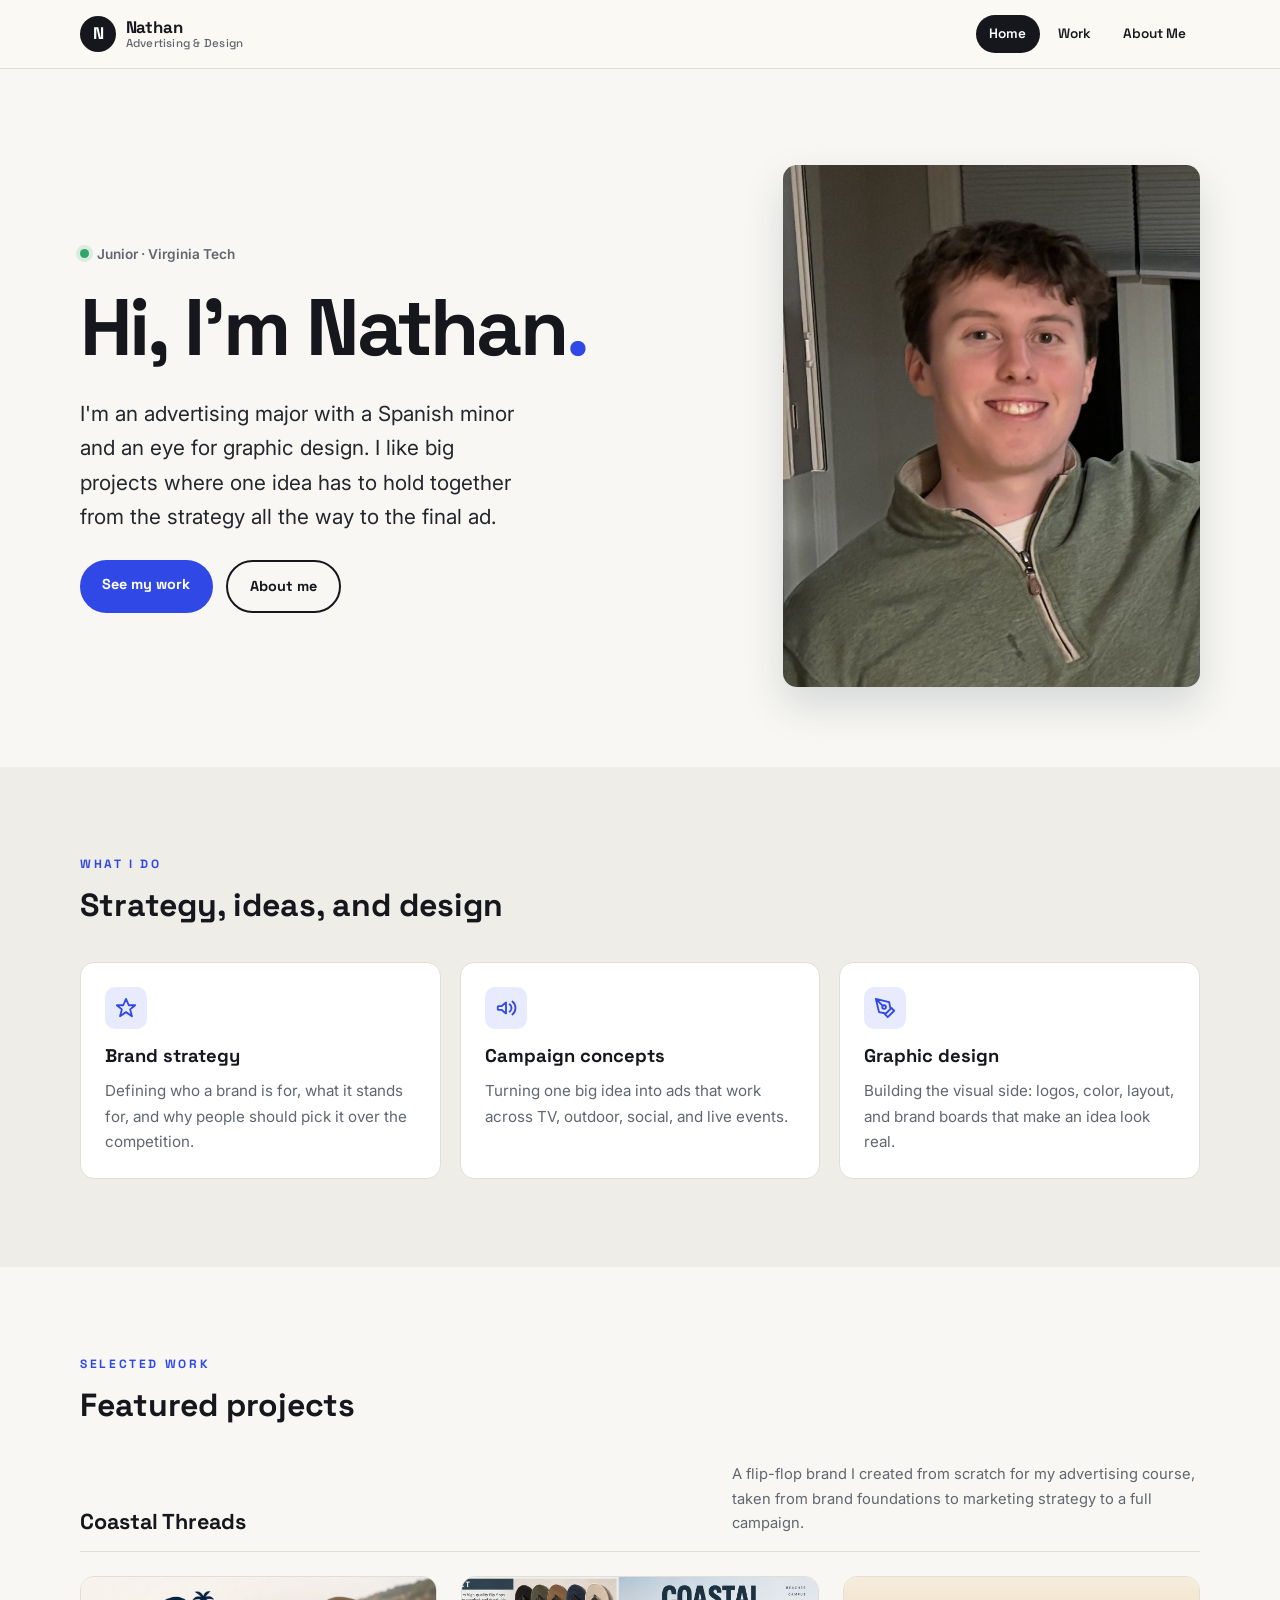
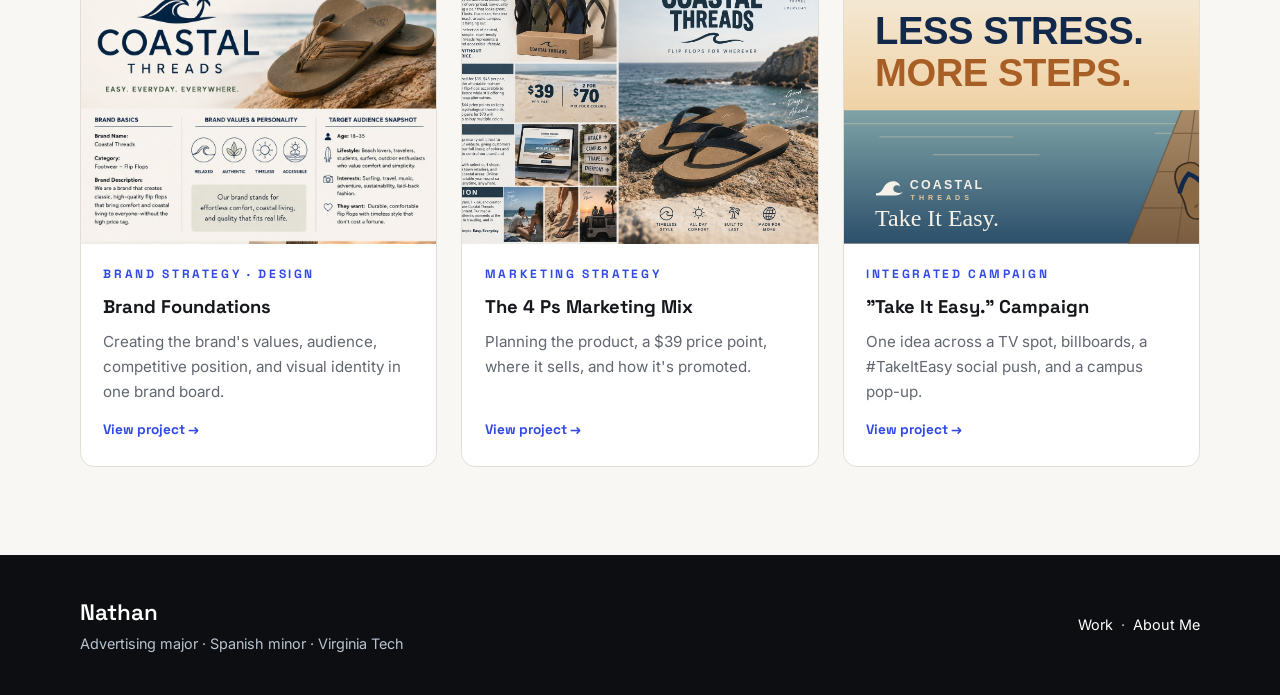
<file: index.html>
<!DOCTYPE html>
<html lang="en">
<head>
<meta charset="utf-8">
<meta name="viewport" content="width=device-width, initial-scale=1">
<title>Home | Nathan, Advertising Portfolio</title>
<meta name="description" content="Nathan, an advertising major and Spanish minor at Virginia Tech. Portfolio of brand strategy, campaign and design work.">
<link rel="preconnect" href="https://fonts.googleapis.com">
<link rel="preconnect" href="https://fonts.gstatic.com" crossorigin>
<link href="https://fonts.googleapis.com/css2?family=Inter:wght@400;500;600;700&family=Space+Grotesk:wght@500;600;700&display=swap" rel="stylesheet">
<link rel="stylesheet" href="styles.css">
</head>
<body>
<header class="site-header">
  <nav class="wrap nav" aria-label="Main">
    <a class="brand" href="index.html"><span class="mono">N</span><span class="brand-text">Nathan<small>Advertising &amp; Design</small></span></a>
    <button class="nav-toggle" aria-label="Open menu" aria-expanded="false" aria-controls="nav-links">
      <svg viewBox="0 0 24 24" fill="none" stroke="currentColor" stroke-width="2" stroke-linecap="round"><path d="M4 7h16M4 12h16M4 17h16"/></svg>
    </button>
    <ul class="nav-links" id="nav-links">
<li><a href="index.html" aria-current="page">Home</a></li>
<li><a href="index.html#work">Work</a></li>
<li><a href="about.html">About Me</a></li>
    </ul>
  </nav>
</header>
<main>

<section class="intro">
  <div class="wrap intro-grid">
    <div>
      <span class="avail">Junior &middot; Virginia Tech</span>
      <h1>Hi, I'm Nathan<span class="accent">.</span></h1>
      <p class="lead">I'm an advertising major with a Spanish minor and an eye for graphic design. I like big projects where one idea has to hold together from the strategy all the way to the final ad.</p>
      <div class="btn-row">
        <a class="btn" href="#work">See my work</a>
        <a class="btn ghost" href="about.html">About me</a>
      </div>
    </div>
    <div class="portrait"><img src="./nathan.jpg" alt="Photo of Nathan"></div>
  </div>
</section>

<section class="section-alt">
  <div class="wrap">
    <div class="section-head">
      <span class="eyebrow">What I do</span>
      <h2>Strategy, ideas, and design</h2>
    </div>
    <div class="skills">
      <div class="skill"><div class="ico"><svg viewBox="0 0 24 24" fill="none" stroke="currentColor" stroke-width="2" stroke-linecap="round" stroke-linejoin="round"><path d="M12 2l3 7h7l-5.5 4.5L18.5 21 12 16.5 5.5 21l2-7.5L2 9h7z"/></svg></div><h3>Brand strategy</h3><p>Defining who a brand is for, what it stands for, and why people should pick it over the competition.</p></div>
      <div class="skill"><div class="ico"><svg viewBox="0 0 24 24" fill="none" stroke="currentColor" stroke-width="2" stroke-linecap="round" stroke-linejoin="round"><path d="M3 11v2a1 1 0 001 1h3l5 4V6L7 10H4a1 1 0 00-1 1zM16 8a5 5 0 010 8M19 5a9 9 0 010 14"/></svg></div><h3>Campaign concepts</h3><p>Turning one big idea into ads that work across TV, outdoor, social, and live events.</p></div>
      <div class="skill"><div class="ico"><svg viewBox="0 0 24 24" fill="none" stroke="currentColor" stroke-width="2" stroke-linecap="round" stroke-linejoin="round"><path d="M12 19l7-7 3 3-7 7-3-3zM18 13l-1.5-7.5L2 2l3.5 14.5L13 18l5-5zM2 2l7.6 7.6"/><circle cx="11" cy="11" r="2"/></svg></div><h3>Graphic design</h3><p>Building the visual side: logos, color, layout, and brand boards that make an idea look real.</p></div>
    </div>
  </div>
</section>

<section id="work">
  <div class="wrap">
    <div class="section-head">
      <span class="eyebrow">Selected work</span>
      <h2>Featured projects</h2>
    </div>
    <div class="project-group">
      <h3>Coastal Threads</h3>
      <p>A flip-flop brand I created from scratch for my advertising course, taken from brand foundations to marketing strategy to a full campaign.</p>
    </div>
    <div class="cards">
      <a class="card" href="lab1.html">
        <div class="card-img"><img src="./lab1-brand-board.jpg" alt="Coastal Threads brand board" style="object-position:top"></div>
        <div class="card-body"><span class="eyebrow">Brand strategy &middot; Design</span><h3>Brand Foundations</h3>
          <p>Creating the brand's values, audience, competitive position, and visual identity in one brand board.</p>
          <span class="card-link">View project &rarr;</span></div>
      </a>
      <a class="card" href="lab2.html">
        <div class="card-img"><img src="./lab2-4ps.jpg" alt="Coastal Threads 4 Ps marketing mix" style="object-position:right center"></div>
        <div class="card-body"><span class="eyebrow">Marketing strategy</span><h3>The 4 Ps Marketing Mix</h3>
          <p>Planning the product, a $39 price point, where it sells, and how it's promoted.</p>
          <span class="card-link">View project &rarr;</span></div>
      </a>
      <a class="card" href="lab6.html">
        <div class="card-img"><svg preserveAspectRatio="xMinYMid slice" viewBox="0 0 1200 600" role="img" aria-label="Billboard concept: a pair of Coastal Threads flip-flops on a wooden dock over the water at sunset, with the headline Less Stress. More Steps. and the tagline Take It Easy." xmlns="http://www.w3.org/2000/svg">
  <defs>
    <linearGradient id="sky" x1="0" y1="0" x2="0" y2="1">
      <stop offset="0" stop-color="#f5ecdc"/><stop offset=".55" stop-color="#efcf9f"/><stop offset="1" stop-color="#e2a467"/>
    </linearGradient>
    <linearGradient id="sea" x1="0" y1="0" x2="0" y2="1">
      <stop offset="0" stop-color="#7fa3a6"/><stop offset="1" stop-color="#2c4f6b"/>
    </linearGradient>
    <linearGradient id="dock" x1="0" y1="0" x2="0" y2="1">
      <stop offset="0" stop-color="#a98b68"/><stop offset="1" stop-color="#7a5d40"/>
    </linearGradient>
    <g id="ff">
      <path d="M0-95C32-95 40-62 38-30 36 2 27 22 29 52 31 84 19 100 0 100-19 100-31 84-29 52-27 22-36 2-38-30-40-62-32-95 0-95Z" fill="#8a6a45"/>
      <path d="M0-95C32-95 40-62 38-30 36 2 27 22 29 52 31 84 19 100 0 100-19 100-31 84-29 52-27 22-36 2-38-30-40-62-32-95 0-95Z" fill="none" stroke="#3b2c1d" stroke-width="5"/>
      <path d="M-34-5Q-20-40 0-58Q20-40 34-5" fill="none" stroke="#13294b" stroke-width="13" stroke-linecap="round"/>
      <path d="M-9 62c4-9 10-13 16-11-4 1-6 5-4 9-4-2-8-1-12 2z" fill="#5e4630"/>
    </g>
  </defs>
  <rect width="1200" height="600" fill="url(#sky)"/>
  <circle cx="930" cy="300" r="70" fill="#f7e2b8" opacity=".9"/>
  <rect y="300" width="1200" height="300" fill="url(#sea)"/>
  <path d="M0 330h1200M80 360h300M700 352h420M200 400h240M820 410h260" stroke="#e8d2ad" stroke-width="3" opacity=".35"/>
  <path d="M640 600L760 300h60L980 600Z" fill="url(#dock)"/>
  <path d="M760 300l-120 300M790 300l-40 300M820 300l160 300M705 438h205M672 520h258M740 352h108" stroke="#5f4630" stroke-width="3" opacity=".55"/>
  <g transform="translate(785 480) rotate(-14) scale(.85 .66)"><use href="#ff"/></g>
  <g transform="translate(868 492) rotate(10) scale(.85 .66)"><use href="#ff"/></g>
  <g font-family="Montserrat, Arial, sans-serif" fill="#13294b">
    <text x="70" y="150" font-size="86" font-weight="800" letter-spacing="-1">LESS STRESS.</text>
    <text x="70" y="245" font-size="86" font-weight="800" letter-spacing="-1" fill="#a85f26">MORE STEPS.</text>
  </g>
  <g transform="translate(70 455)">
    <path d="M2 32c8 0 12-4 16-11 5-9 12-16 23-16 9 0 15 6 15 12-4-4-11-4-14 1-3 6 1 12 9 13 4 .5 8-.5 11-2-3 5-10 8-17 8H2z" fill="#f5f1e8"/>
    <text x="78" y="22" font-family="Montserrat, Arial, sans-serif" font-weight="800" font-size="28" letter-spacing="5" fill="#f5f1e8">COASTAL</text>
    <text x="80" y="48" font-family="Montserrat, Arial, sans-serif" font-weight="600" font-size="16" letter-spacing="9" fill="#e3c79d">THREADS</text>
  </g>
  <text x="70" y="560" font-family="Caveat, cursive" font-size="54" fill="#f5f1e8">Take It Easy.</text>
</svg></div>
        <div class="card-body"><span class="eyebrow">Integrated campaign</span><h3>"Take It Easy." Campaign</h3>
          <p>One idea across a TV spot, billboards, a #TakeItEasy social push, and a campus pop-up.</p>
          <span class="card-link">View project &rarr;</span></div>
      </a>
    </div>
  </div>
</section>

</main>
<footer class="site-footer">
  <div class="wrap">
    <div><span class="footer-cta">Nathan</span><br>Advertising major &middot; Spanish minor &middot; Virginia Tech</div>
    <div><a href="index.html#work">Work</a> &nbsp;&middot;&nbsp; <a href="about.html">About Me</a></div>
  </div>
</footer>
<script>
  const t = document.querySelector('.nav-toggle'), l = document.getElementById('nav-links');
  t.addEventListener('click', () => { const o = l.classList.toggle('open'); t.setAttribute('aria-expanded', o); });
</script>
</body>
</html>
</file>
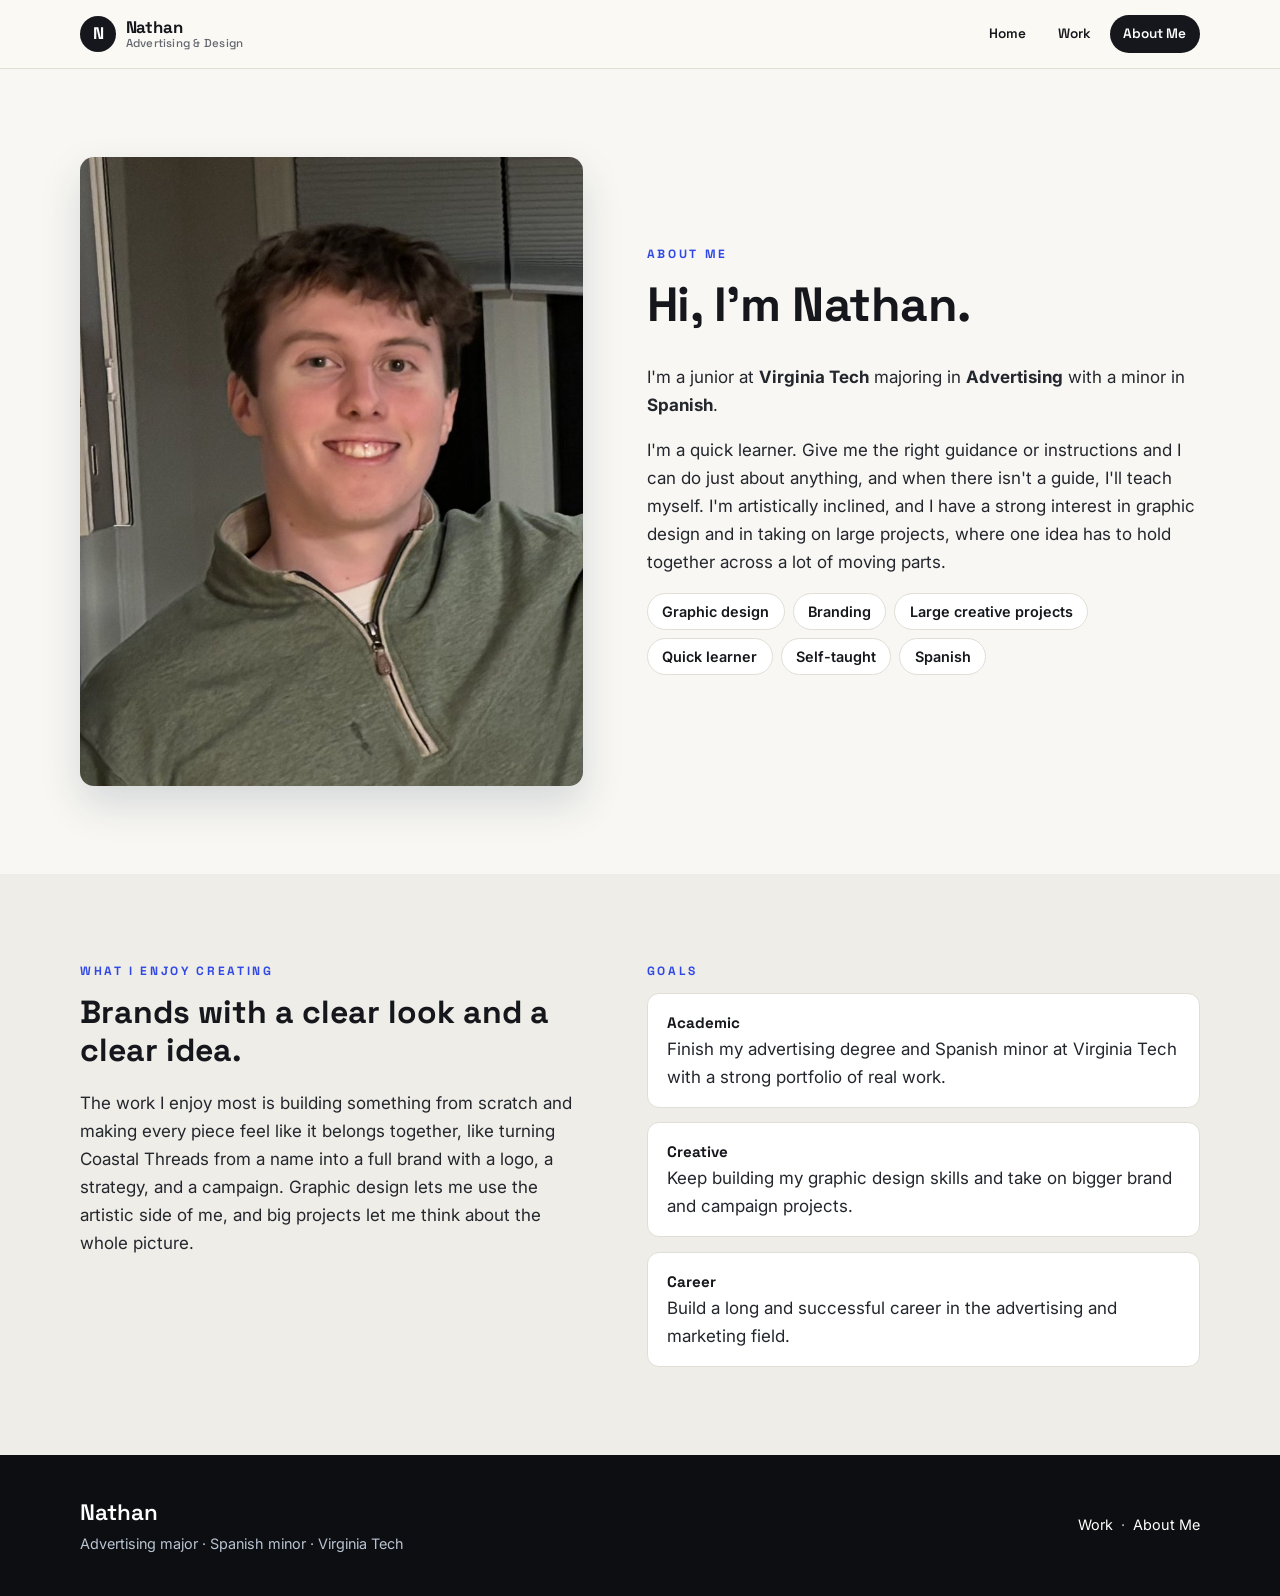
<file: about.html>
<!DOCTYPE html>
<html lang="en">
<head>
<meta charset="utf-8">
<meta name="viewport" content="width=device-width, initial-scale=1">
<title>About Me | Nathan, Advertising Portfolio</title>
<meta name="description" content="About Nathan: advertising major at Virginia Tech.">
<link rel="preconnect" href="https://fonts.googleapis.com">
<link rel="preconnect" href="https://fonts.gstatic.com" crossorigin>
<link href="https://fonts.googleapis.com/css2?family=Inter:wght@400;500;600;700&family=Space+Grotesk:wght@500;600;700&display=swap" rel="stylesheet">
<link rel="stylesheet" href="styles.css">
</head>
<body>
<header class="site-header">
  <nav class="wrap nav" aria-label="Main">
    <a class="brand" href="index.html"><span class="mono">N</span><span class="brand-text">Nathan<small>Advertising &amp; Design</small></span></a>
    <button class="nav-toggle" aria-label="Open menu" aria-expanded="false" aria-controls="nav-links">
      <svg viewBox="0 0 24 24" fill="none" stroke="currentColor" stroke-width="2" stroke-linecap="round"><path d="M4 7h16M4 12h16M4 17h16"/></svg>
    </button>
    <ul class="nav-links" id="nav-links">
<li><a href="index.html">Home</a></li>
<li><a href="index.html#work">Work</a></li>
<li><a href="about.html" aria-current="page">About Me</a></li>
    </ul>
  </nav>
</header>
<main>

<section>
  <div class="wrap split">
    <div class="portrait"><img src="./nathan.jpg" alt="Photo of Nathan"></div>
    <div>
      <span class="eyebrow">About me</span>
      <h1 style="font-size:clamp(2rem,4.5vw,3rem)">Hi, I'm Nathan.</h1>
      <p>I'm a junior at <strong>Virginia Tech</strong> majoring in <strong>Advertising</strong> with a minor in <strong>Spanish</strong>.</p>
      <p>I'm a quick learner. Give me the right guidance or instructions and I can do just about anything, and when there isn't a guide, I'll teach myself. I'm artistically inclined, and I have a strong interest in graphic design and in taking on large projects, where one idea has to hold together across a lot of moving parts.</p>
      <ul class="chips">
        <li>Graphic design</li><li>Branding</li><li>Large creative projects</li><li>Quick learner</li><li>Self-taught</li><li>Spanish</li>
      </ul>
    </div>
  </div>
</section>

<section class="section-alt">
  <div class="wrap split" style="align-items:start">
    <div>
      <span class="eyebrow">What I enjoy creating</span>
      <h2>Brands with a clear look and a clear idea.</h2>
      <p>The work I enjoy most is building something from scratch and making every piece feel like it belongs together, like turning Coastal Threads from a name into a full brand with a logo, a strategy, and a campaign. Graphic design lets me use the artistic side of me, and big projects let me think about the whole picture.</p>
    </div>
    <div>
      <span class="eyebrow">Goals</span>
      <ul class="goal-list">
        <li><strong>Academic</strong>Finish my advertising degree and Spanish minor at Virginia Tech with a strong portfolio of real work.</li>
        <li><strong>Creative</strong>Keep building my graphic design skills and take on bigger brand and campaign projects.</li>
        <li><strong>Career</strong>Build a long and successful career in the advertising and marketing field.</li>
      </ul>
    </div>
  </div>
</section>

</main>
<footer class="site-footer">
  <div class="wrap">
    <div><span class="footer-cta">Nathan</span><br>Advertising major &middot; Spanish minor &middot; Virginia Tech</div>
    <div><a href="index.html#work">Work</a> &nbsp;&middot;&nbsp; <a href="about.html">About Me</a></div>
  </div>
</footer>
<script>
  const t = document.querySelector('.nav-toggle'), l = document.getElementById('nav-links');
  t.addEventListener('click', () => { const o = l.classList.toggle('open'); t.setAttribute('aria-expanded', o); });
</script>
</body>
</html>
</file>
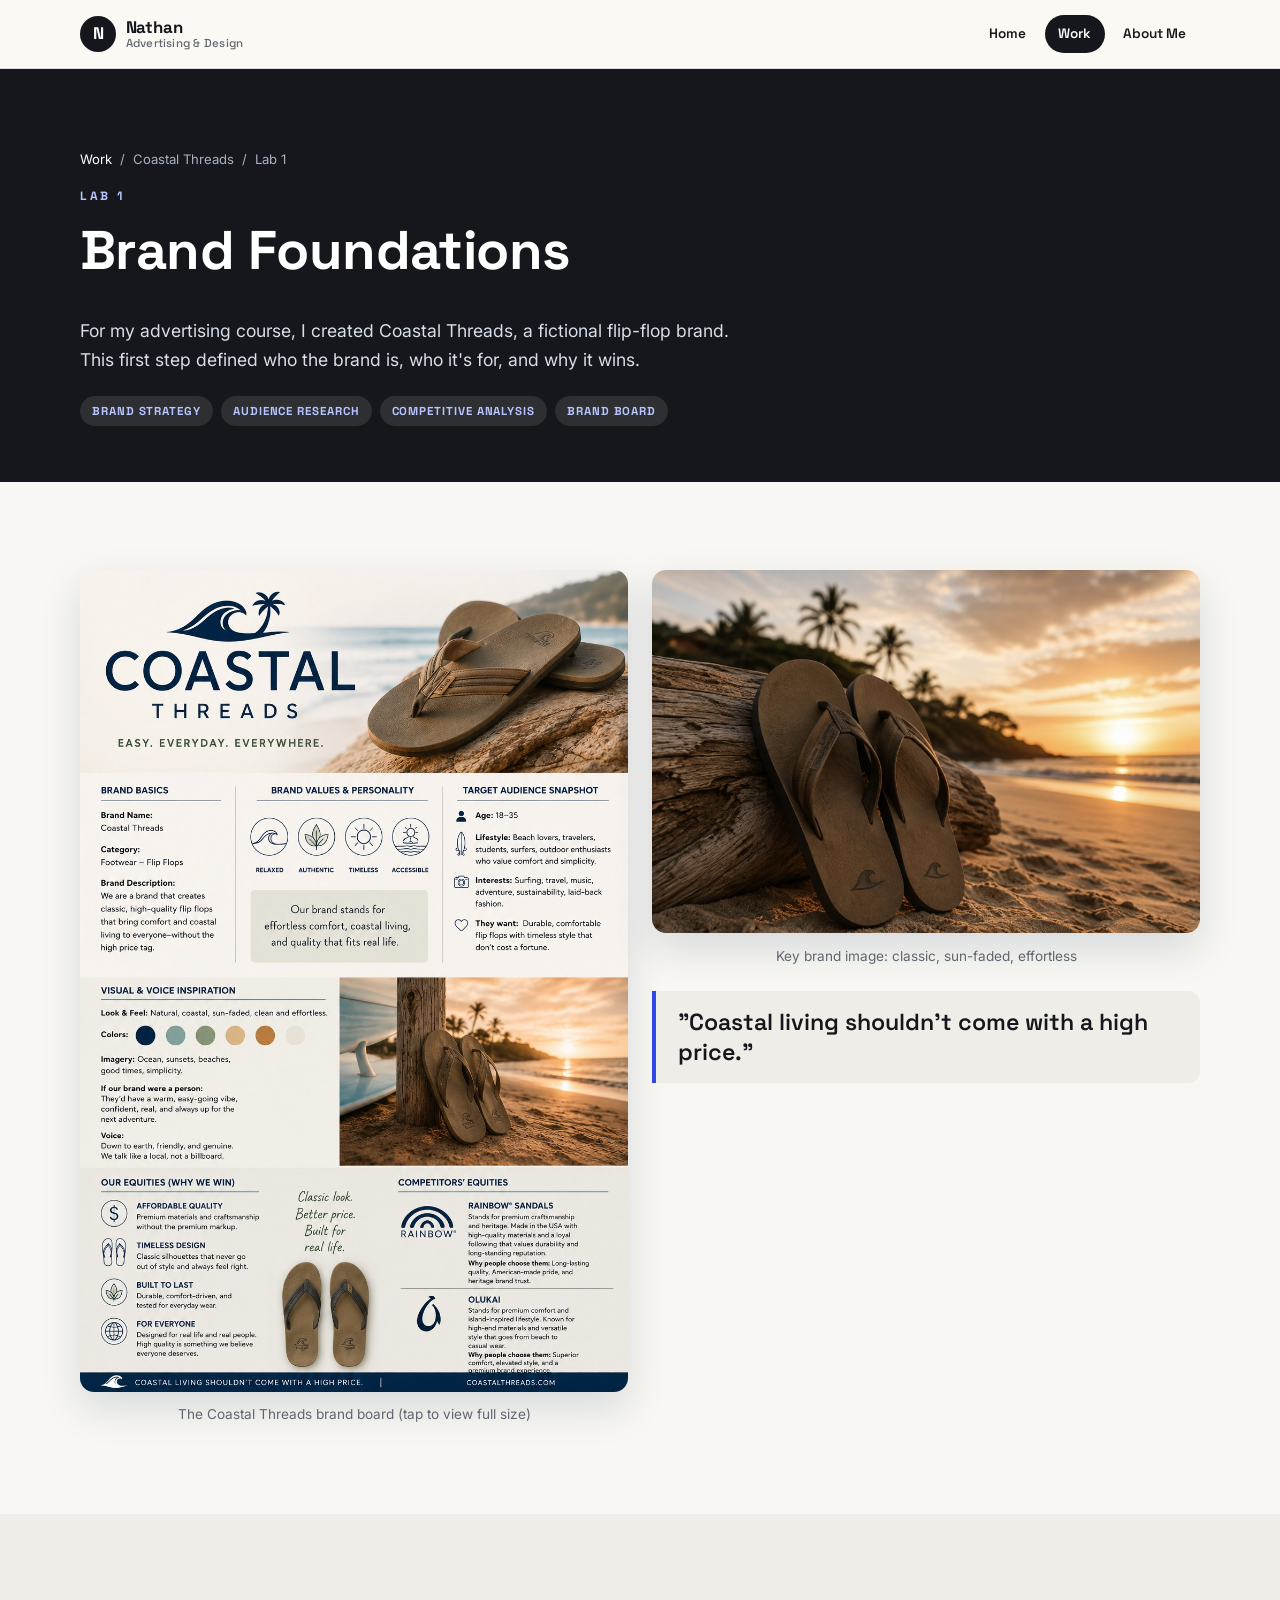
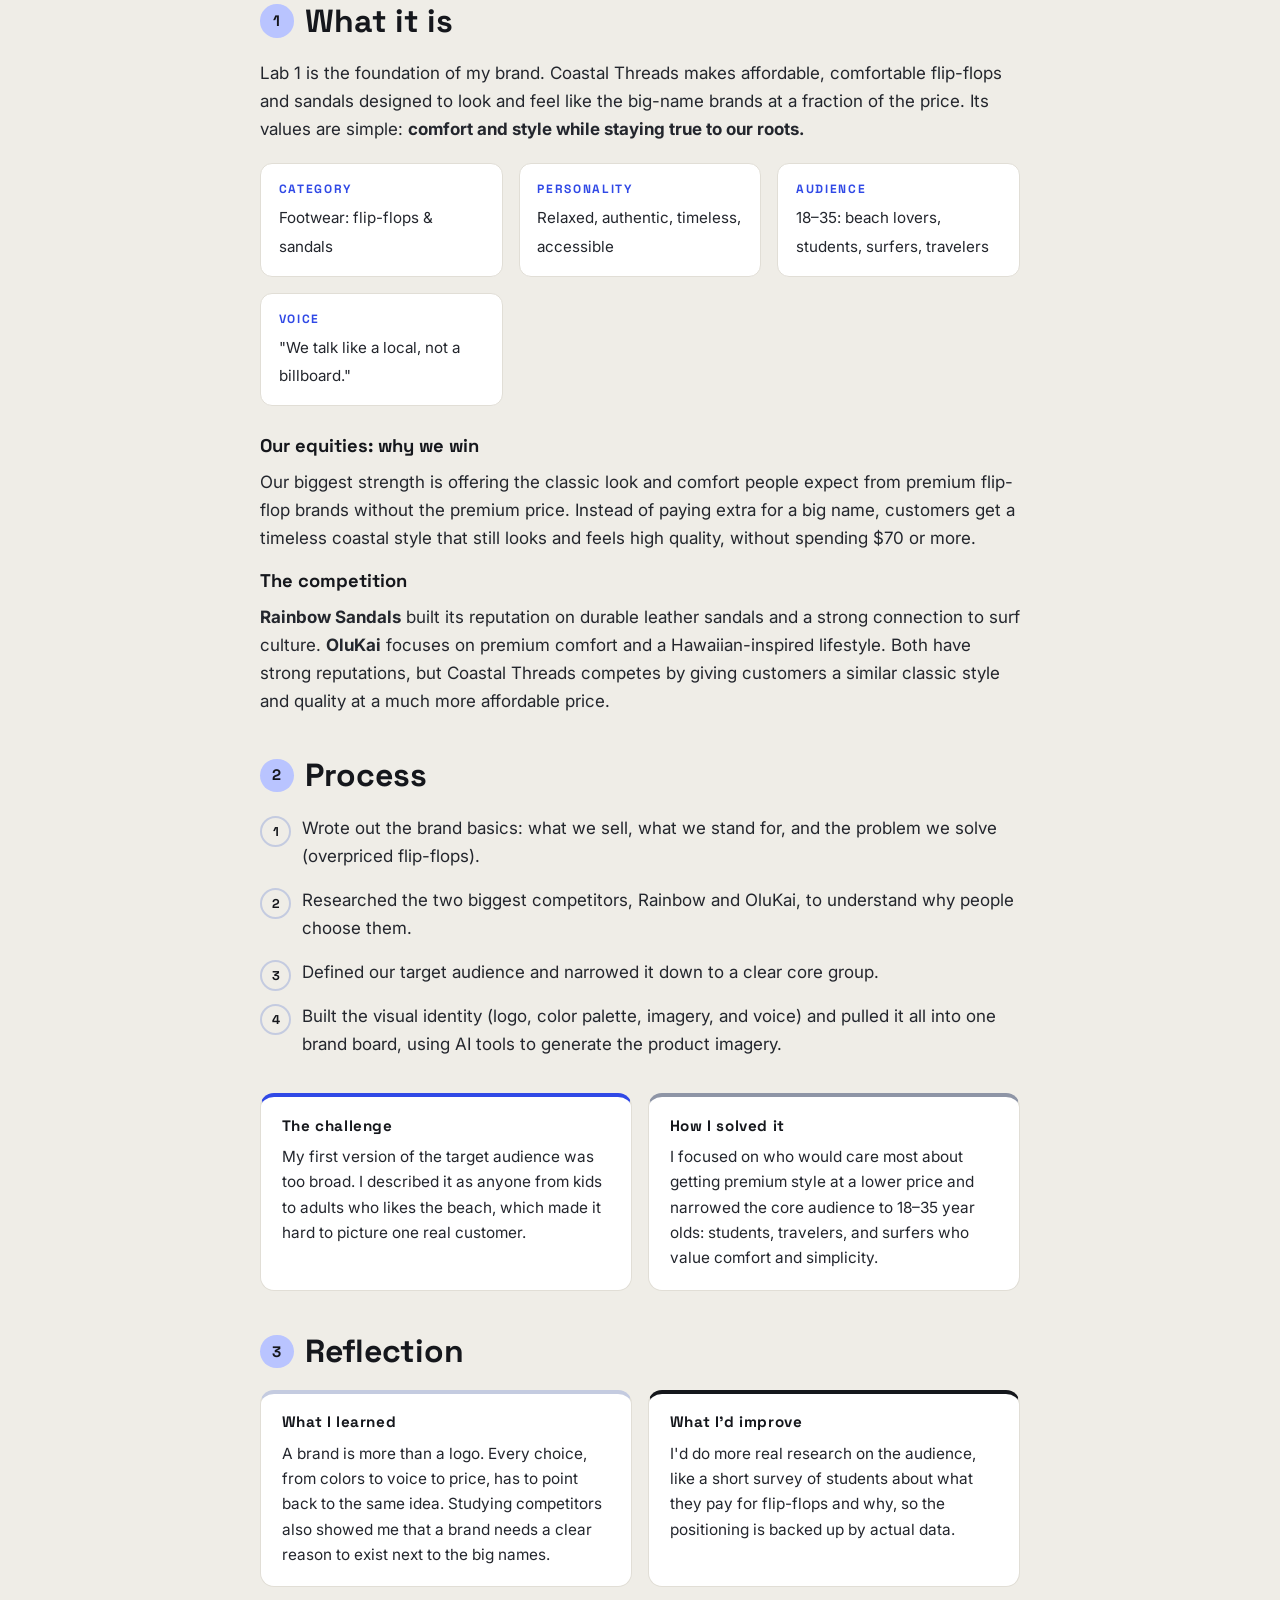
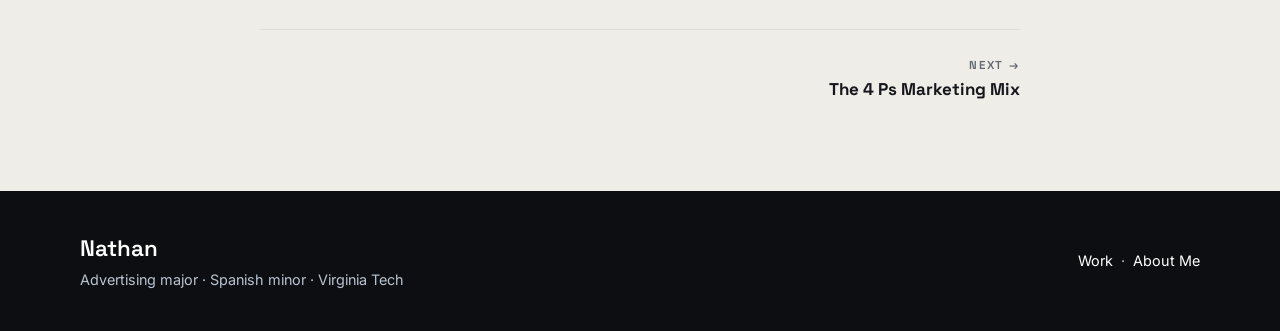
<file: lab1.html>
<!DOCTYPE html>
<html lang="en">
<head>
<meta charset="utf-8">
<meta name="viewport" content="width=device-width, initial-scale=1">
<title>Brand Foundations | Nathan, Advertising Portfolio</title>
<meta name="description" content="Portfolio Lab 1: building the Coastal Threads brand.">
<link rel="preconnect" href="https://fonts.googleapis.com">
<link rel="preconnect" href="https://fonts.gstatic.com" crossorigin>
<link href="https://fonts.googleapis.com/css2?family=Inter:wght@400;500;600;700&family=Space+Grotesk:wght@500;600;700&display=swap" rel="stylesheet">
<link rel="stylesheet" href="styles.css">
</head>
<body>
<header class="site-header">
  <nav class="wrap nav" aria-label="Main">
    <a class="brand" href="index.html"><span class="mono">N</span><span class="brand-text">Nathan<small>Advertising &amp; Design</small></span></a>
    <button class="nav-toggle" aria-label="Open menu" aria-expanded="false" aria-controls="nav-links">
      <svg viewBox="0 0 24 24" fill="none" stroke="currentColor" stroke-width="2" stroke-linecap="round"><path d="M4 7h16M4 12h16M4 17h16"/></svg>
    </button>
    <ul class="nav-links" id="nav-links">
<li><a href="index.html">Home</a></li>
<li><a href="index.html#work" aria-current="page">Work</a></li>
<li><a href="about.html">About Me</a></li>
    </ul>
  </nav>
</header>
<main>
<header class="page-hero">
  <div class="wrap"><div class="crumbs"><a href="index.html#work">Work</a> &nbsp;/&nbsp; Coastal Threads &nbsp;/&nbsp; Lab 1</div><span class="eyebrow">Lab 1</span><h1>Brand Foundations</h1><p>For my advertising course, I created Coastal Threads, a fictional flip-flop brand. This first step defined who the brand is, who it's for, and why it wins.</p><div class="meta"><span class="tag">Brand strategy</span><span class="tag">Audience research</span><span class="tag">Competitive analysis</span><span class="tag">Brand board</span></div></div>
</header>
<section>
  <div class="wrap">
    <div class="figure-grid">
      <figure class="figure"><a href="./lab1-brand-board.jpg" target="_blank" rel="noopener"><img src="./lab1-brand-board.jpg" alt="Coastal Threads brand board with logo, brand basics, values, target audience, visual and voice inspiration, equities, and competitor equities"></a>
        <figcaption>The Coastal Threads brand board (tap to view full size)</figcaption></figure>
      <div>
        <figure class="figure"><a href="./lab1-sunset.jpg" target="_blank" rel="noopener"><img src="./lab1-sunset.jpg" alt="Brown leather flip-flops with the Coastal Threads wave logo on driftwood at a beach sunset"></a>
          <figcaption>Key brand image: classic, sun-faded, effortless</figcaption></figure>
        <blockquote class="pull">"Coastal living shouldn't come with a high price."</blockquote>
      </div>
    </div>
  </div>
</section>

<section class="section-alt">
  <div class="wrap content">
    <div class="block">
      <h2><span class="num">1</span>What it is</h2>
      <p>Lab 1 is the foundation of my brand. Coastal Threads makes affordable, comfortable flip-flops and sandals designed to look and feel like the big-name brands at a fraction of the price. Its values are simple: <strong>comfort and style while staying true to our roots.</strong></p>
      <div class="facts">
        <div class="fact"><strong>Category</strong><span>Footwear: flip-flops &amp; sandals</span></div>
        <div class="fact"><strong>Personality</strong><span>Relaxed, authentic, timeless, accessible</span></div>
        <div class="fact"><strong>Audience</strong><span>18&ndash;35: beach lovers, students, surfers, travelers</span></div>
        <div class="fact"><strong>Voice</strong><span>"We talk like a local, not a billboard."</span></div>
      </div>
      <h3 style="margin-top:1.8rem">Our equities: why we win</h3>
      <p>Our biggest strength is offering the classic look and comfort people expect from premium flip-flop brands without the premium price. Instead of paying extra for a big name, customers get a timeless coastal style that still looks and feels high quality, without spending $70 or more.</p>
      <h3>The competition</h3>
      <p><strong>Rainbow Sandals</strong> built its reputation on durable leather sandals and a strong connection to surf culture. <strong>OluKai</strong> focuses on premium comfort and a Hawaiian-inspired lifestyle. Both have strong reputations, but Coastal Threads competes by giving customers a similar classic style and quality at a much more affordable price.</p>
    </div>

<div class="block">
  <h2><span class="num">2</span>Process</h2>
  <ol class="steps"><li>Wrote out the brand basics: what we sell, what we stand for, and the problem we solve (overpriced flip-flops).</li><li>Researched the two biggest competitors, Rainbow and OluKai, to understand why people choose them.</li><li>Defined our target audience and narrowed it down to a clear core group.</li><li>Built the visual identity (logo, color palette, imagery, and voice) and pulled it all into one brand board, using AI tools to generate the product imagery.</li></ol>
  <div class="panel-row">
    <div class="panel challenge"><h3>The challenge</h3><p>My first version of the target audience was too broad. I described it as anyone from kids to adults who likes the beach, which made it hard to picture one real customer.</p></div>
    <div class="panel solution"><h3>How I solved it</h3><p>I focused on who would care most about getting premium style at a lower price and narrowed the core audience to 18&ndash;35 year olds: students, travelers, and surfers who value comfort and simplicity.</p></div>
  </div>
</div>
<div class="block">
  <h2><span class="num">3</span>Reflection</h2>
  <div class="panel-row">
    <div class="panel learned"><h3>What I learned</h3><p>A brand is more than a logo. Every choice, from colors to voice to price, has to point back to the same idea. Studying competitors also showed me that a brand needs a clear reason to exist next to the big names.</p></div>
    <div class="panel improve"><h3>What I'd improve</h3><p>I'd do more real research on the audience, like a short survey of students about what they pay for flip-flops and why, so the positioning is backed up by actual data.</p></div>
  </div>
</div>
    <nav class="pager" aria-label="Projects"><a class="next" href="lab2.html"><span>Next &rarr;</span>The 4 Ps Marketing Mix</a></nav>
  </div>
</section>

</main>
<footer class="site-footer">
  <div class="wrap">
    <div><span class="footer-cta">Nathan</span><br>Advertising major &middot; Spanish minor &middot; Virginia Tech</div>
    <div><a href="index.html#work">Work</a> &nbsp;&middot;&nbsp; <a href="about.html">About Me</a></div>
  </div>
</footer>
<script>
  const t = document.querySelector('.nav-toggle'), l = document.getElementById('nav-links');
  t.addEventListener('click', () => { const o = l.classList.toggle('open'); t.setAttribute('aria-expanded', o); });
</script>
</body>
</html>
</file>
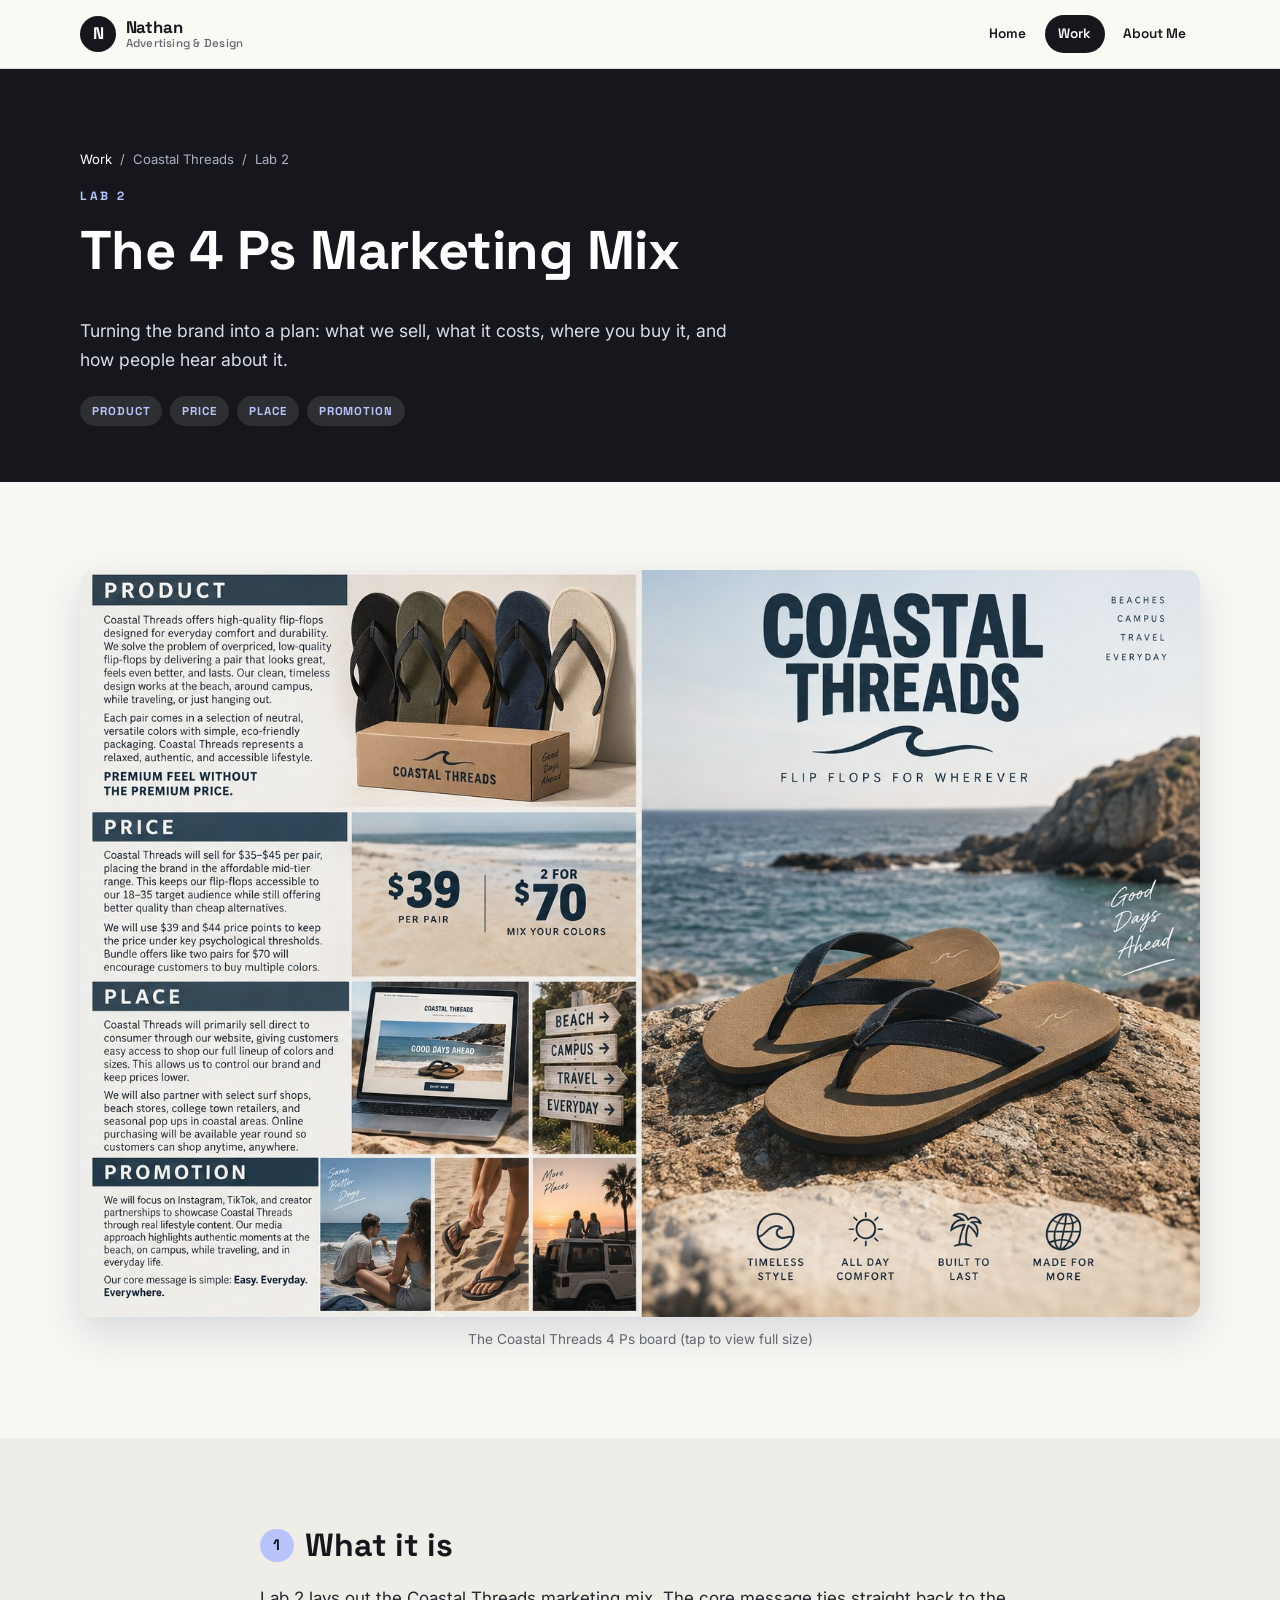
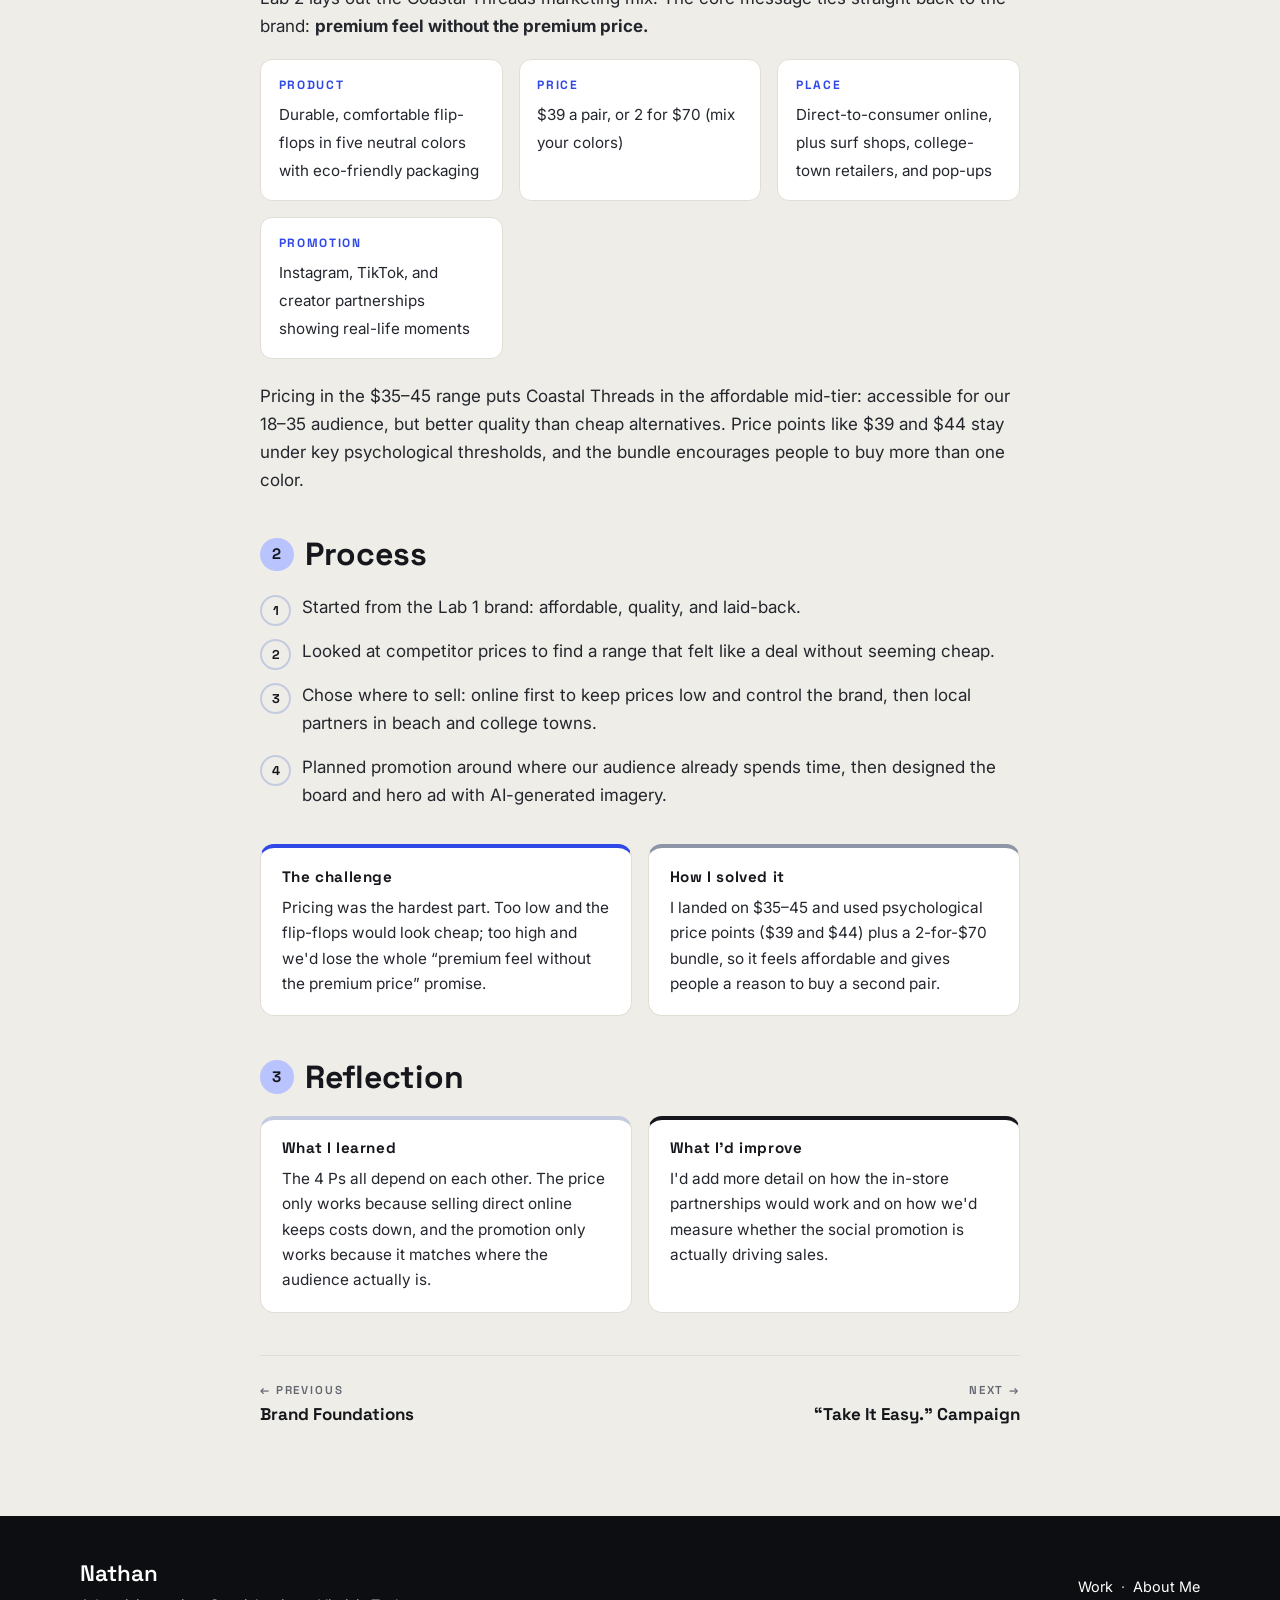
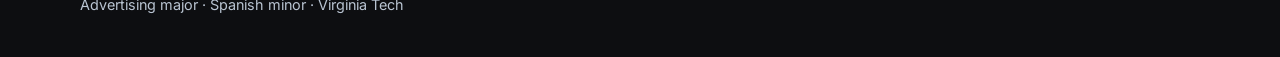
<file: lab2.html>
<!DOCTYPE html>
<html lang="en">
<head>
<meta charset="utf-8">
<meta name="viewport" content="width=device-width, initial-scale=1">
<title>The 4 Ps Marketing Mix | Nathan, Advertising Portfolio</title>
<meta name="description" content="Portfolio Lab 2: product, price, place and promotion for Coastal Threads.">
<link rel="preconnect" href="https://fonts.googleapis.com">
<link rel="preconnect" href="https://fonts.gstatic.com" crossorigin>
<link href="https://fonts.googleapis.com/css2?family=Inter:wght@400;500;600;700&family=Space+Grotesk:wght@500;600;700&display=swap" rel="stylesheet">
<link rel="stylesheet" href="styles.css">
</head>
<body>
<header class="site-header">
  <nav class="wrap nav" aria-label="Main">
    <a class="brand" href="index.html"><span class="mono">N</span><span class="brand-text">Nathan<small>Advertising &amp; Design</small></span></a>
    <button class="nav-toggle" aria-label="Open menu" aria-expanded="false" aria-controls="nav-links">
      <svg viewBox="0 0 24 24" fill="none" stroke="currentColor" stroke-width="2" stroke-linecap="round"><path d="M4 7h16M4 12h16M4 17h16"/></svg>
    </button>
    <ul class="nav-links" id="nav-links">
<li><a href="index.html">Home</a></li>
<li><a href="index.html#work" aria-current="page">Work</a></li>
<li><a href="about.html">About Me</a></li>
    </ul>
  </nav>
</header>
<main>
<header class="page-hero">
  <div class="wrap"><div class="crumbs"><a href="index.html#work">Work</a> &nbsp;/&nbsp; Coastal Threads &nbsp;/&nbsp; Lab 2</div><span class="eyebrow">Lab 2</span><h1>The 4 Ps Marketing Mix</h1><p>Turning the brand into a plan: what we sell, what it costs, where you buy it, and how people hear about it.</p><div class="meta"><span class="tag">Product</span><span class="tag">Price</span><span class="tag">Place</span><span class="tag">Promotion</span></div></div>
</header>
<section>
  <div class="wrap">
    <figure class="figure"><a href="./lab2-4ps.jpg" target="_blank" rel="noopener"><img src="./lab2-4ps.jpg" alt="Coastal Threads 4 Ps board: five colors of flip-flops with packaging, $39 per pair or 2 for $70 pricing, website and retail placement, social promotion, and a hero ad reading Flip Flops for Wherever"></a>
      <figcaption>The Coastal Threads 4 Ps board (tap to view full size)</figcaption></figure>
  </div>
</section>

<section class="section-alt">
  <div class="wrap content">
    <div class="block">
      <h2><span class="num">1</span>What it is</h2>
      <p>Lab 2 lays out the Coastal Threads marketing mix. The core message ties straight back to the brand: <strong>premium feel without the premium price.</strong></p>
      <div class="facts">
        <div class="fact"><strong>Product</strong><span>Durable, comfortable flip-flops in five neutral colors with eco-friendly packaging</span></div>
        <div class="fact"><strong>Price</strong><span>$39 a pair, or 2 for $70 (mix your colors)</span></div>
        <div class="fact"><strong>Place</strong><span>Direct-to-consumer online, plus surf shops, college-town retailers, and pop-ups</span></div>
        <div class="fact"><strong>Promotion</strong><span>Instagram, TikTok, and creator partnerships showing real-life moments</span></div>
      </div>
      <p style="margin-top:1.4rem">Pricing in the $35&ndash;45 range puts Coastal Threads in the affordable mid-tier: accessible for our 18&ndash;35 audience, but better quality than cheap alternatives. Price points like $39 and $44 stay under key psychological thresholds, and the bundle encourages people to buy more than one color.</p>
    </div>

<div class="block">
  <h2><span class="num">2</span>Process</h2>
  <ol class="steps"><li>Started from the Lab 1 brand: affordable, quality, and laid-back.</li><li>Looked at competitor prices to find a range that felt like a deal without seeming cheap.</li><li>Chose where to sell: online first to keep prices low and control the brand, then local partners in beach and college towns.</li><li>Planned promotion around where our audience already spends time, then designed the board and hero ad with AI-generated imagery.</li></ol>
  <div class="panel-row">
    <div class="panel challenge"><h3>The challenge</h3><p>Pricing was the hardest part. Too low and the flip-flops would look cheap; too high and we'd lose the whole &ldquo;premium feel without the premium price&rdquo; promise.</p></div>
    <div class="panel solution"><h3>How I solved it</h3><p>I landed on $35&ndash;45 and used psychological price points ($39 and $44) plus a 2-for-$70 bundle, so it feels affordable and gives people a reason to buy a second pair.</p></div>
  </div>
</div>
<div class="block">
  <h2><span class="num">3</span>Reflection</h2>
  <div class="panel-row">
    <div class="panel learned"><h3>What I learned</h3><p>The 4 Ps all depend on each other. The price only works because selling direct online keeps costs down, and the promotion only works because it matches where the audience actually is.</p></div>
    <div class="panel improve"><h3>What I'd improve</h3><p>I'd add more detail on how the in-store partnerships would work and on how we'd measure whether the social promotion is actually driving sales.</p></div>
  </div>
</div>
    <nav class="pager" aria-label="Projects"><a href="lab1.html"><span>&larr; Previous</span>Brand Foundations</a><a class="next" href="lab6.html"><span>Next &rarr;</span>“Take It Easy.” Campaign</a></nav>
  </div>
</section>

</main>
<footer class="site-footer">
  <div class="wrap">
    <div><span class="footer-cta">Nathan</span><br>Advertising major &middot; Spanish minor &middot; Virginia Tech</div>
    <div><a href="index.html#work">Work</a> &nbsp;&middot;&nbsp; <a href="about.html">About Me</a></div>
  </div>
</footer>
<script>
  const t = document.querySelector('.nav-toggle'), l = document.getElementById('nav-links');
  t.addEventListener('click', () => { const o = l.classList.toggle('open'); t.setAttribute('aria-expanded', o); });
</script>
</body>
</html>
</file>
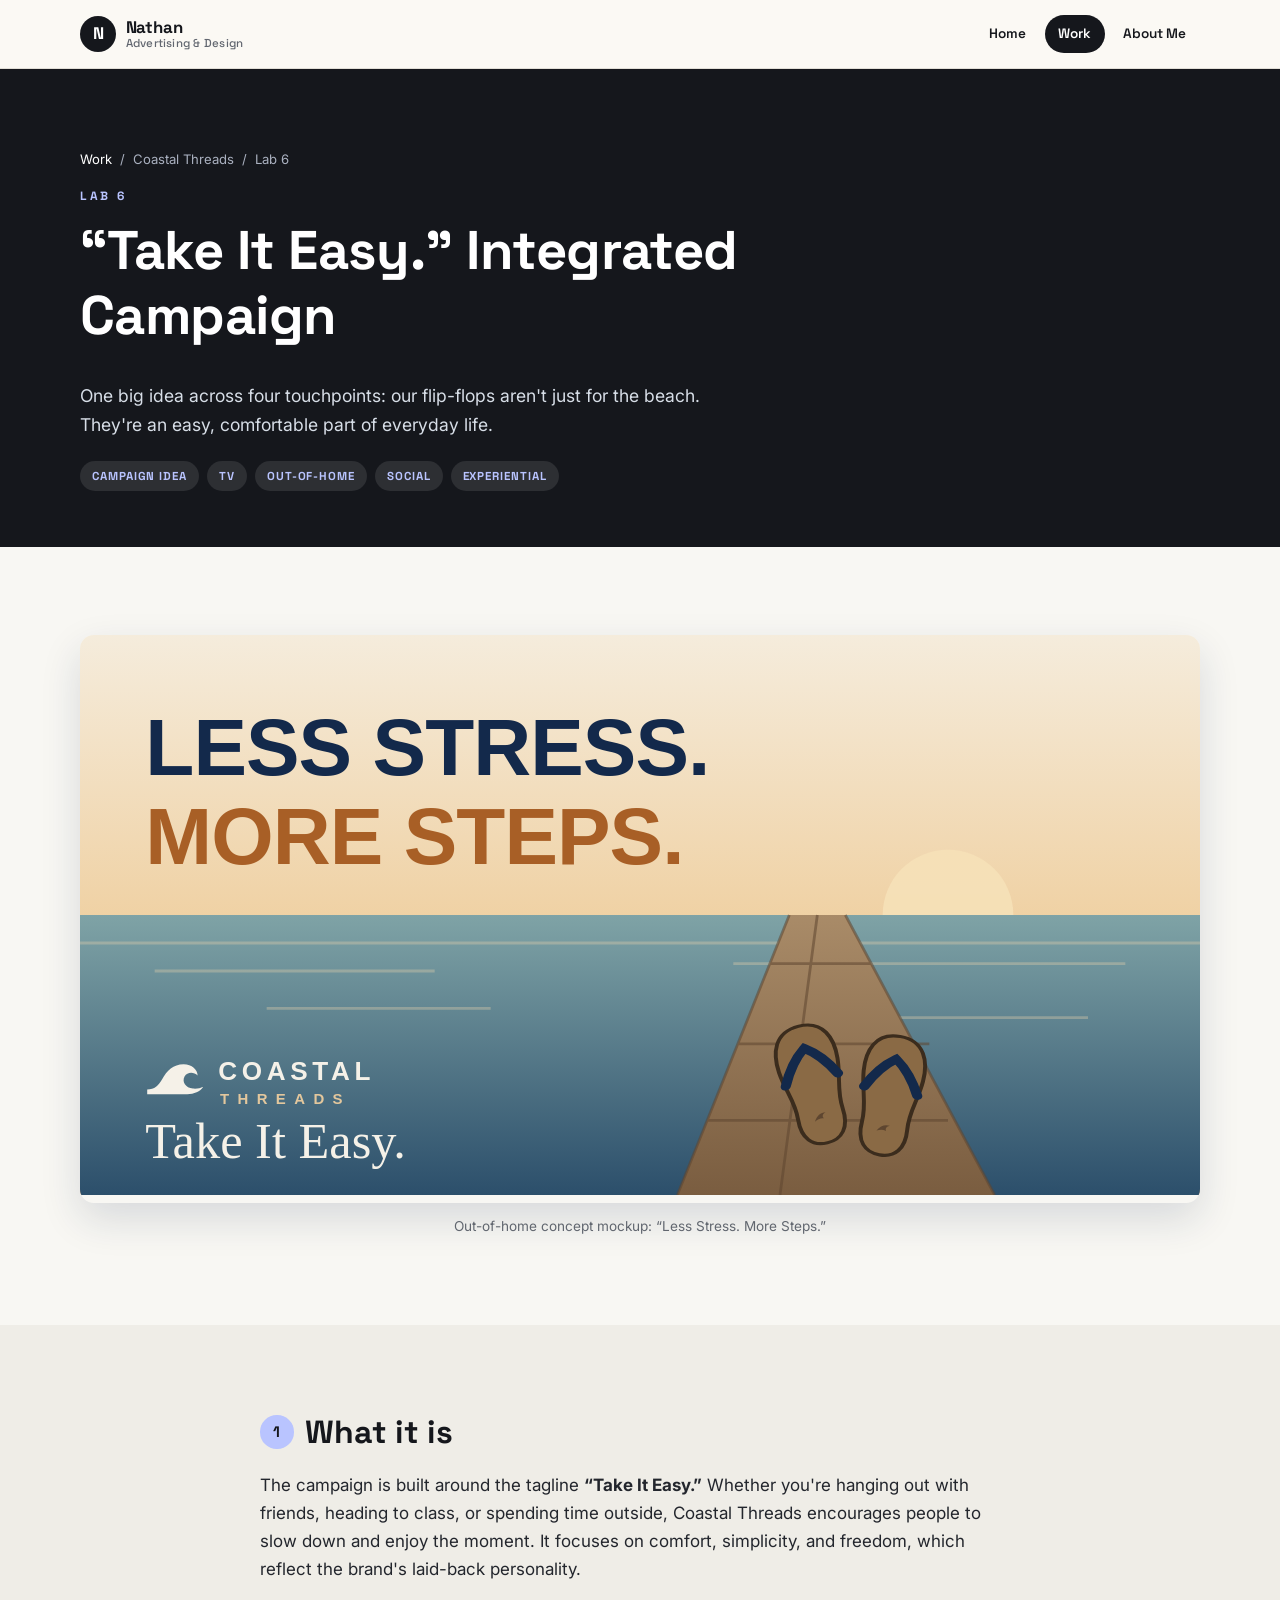
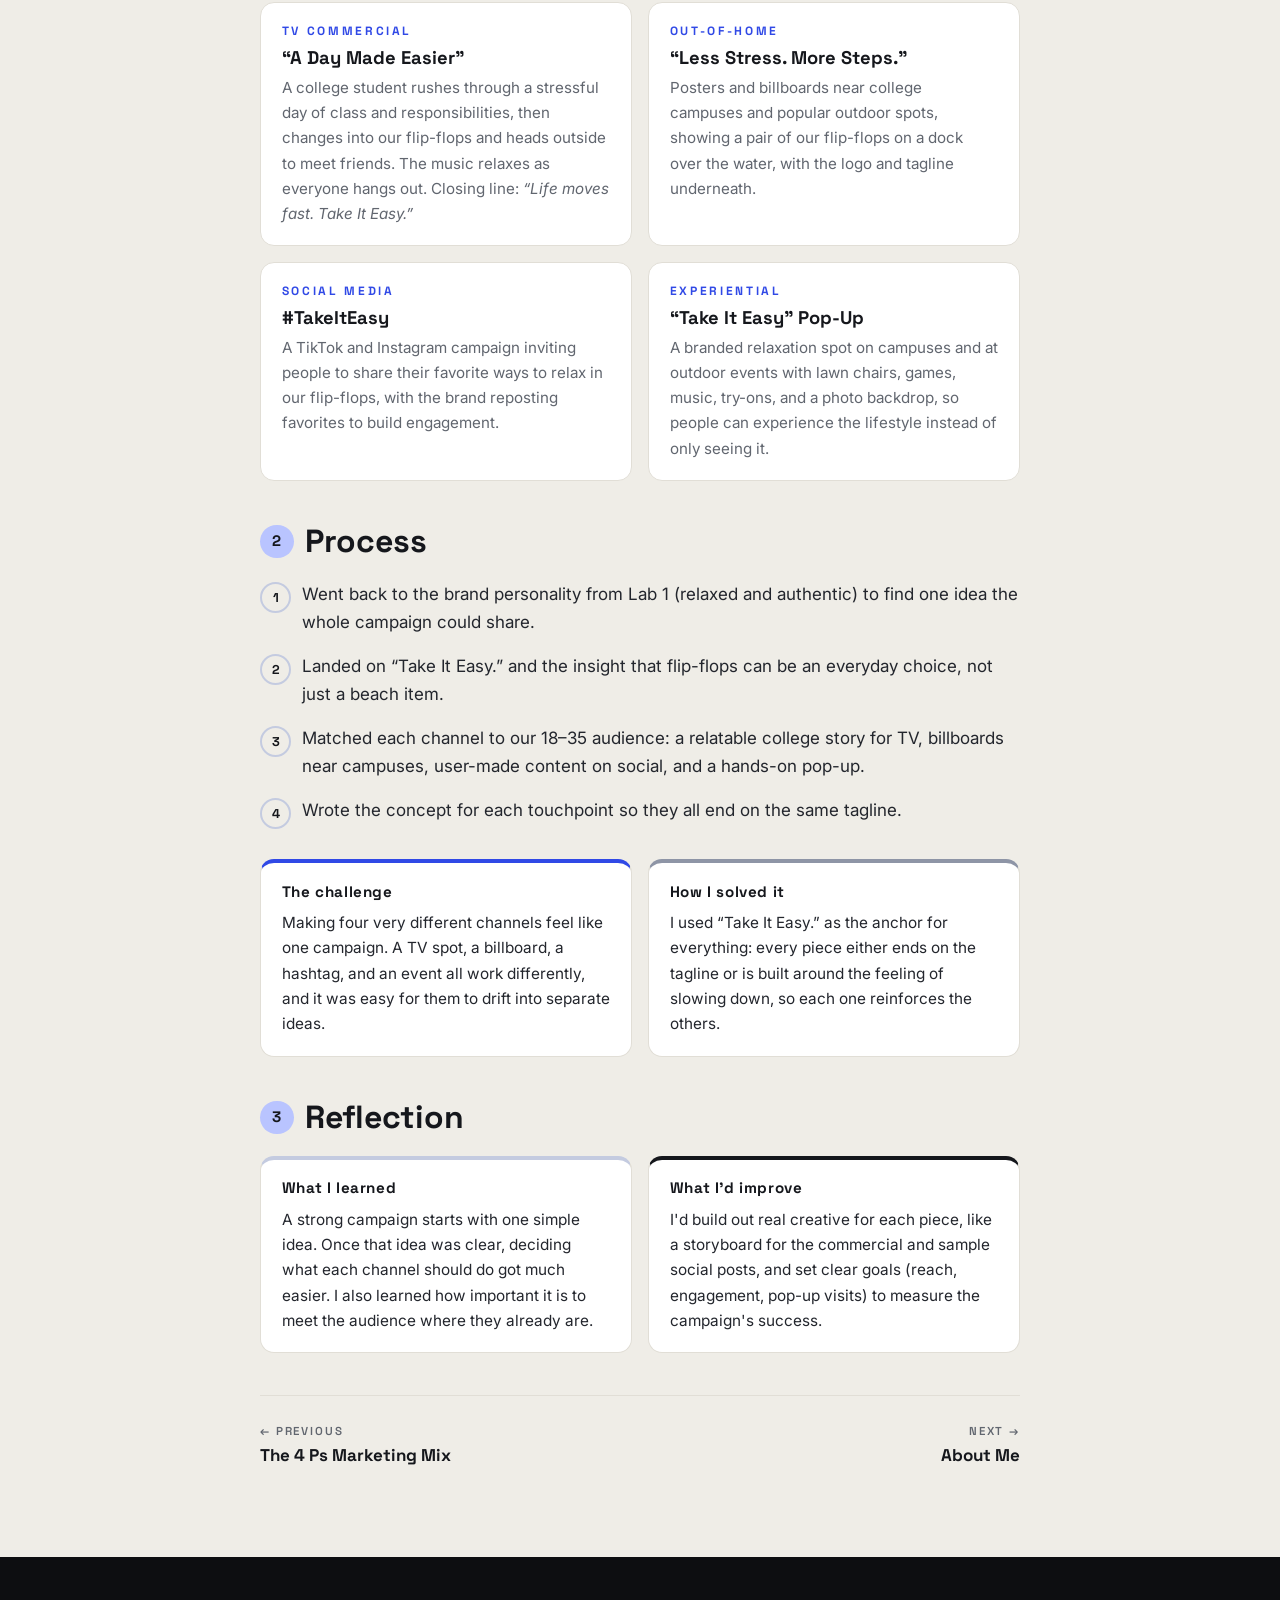
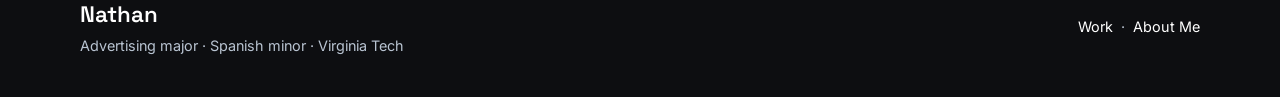
<file: lab6.html>
<!DOCTYPE html>
<html lang="en">
<head>
<meta charset="utf-8">
<meta name="viewport" content="width=device-width, initial-scale=1">
<title>Take It Easy. Campaign | Nathan, Advertising Portfolio</title>
<meta name="description" content="Portfolio Lab 6: the Take It Easy integrated campaign for Coastal Threads.">
<link rel="preconnect" href="https://fonts.googleapis.com">
<link rel="preconnect" href="https://fonts.gstatic.com" crossorigin>
<link href="https://fonts.googleapis.com/css2?family=Inter:wght@400;500;600;700&family=Space+Grotesk:wght@500;600;700&display=swap" rel="stylesheet">
<link rel="stylesheet" href="styles.css">
</head>
<body>
<header class="site-header">
  <nav class="wrap nav" aria-label="Main">
    <a class="brand" href="index.html"><span class="mono">N</span><span class="brand-text">Nathan<small>Advertising &amp; Design</small></span></a>
    <button class="nav-toggle" aria-label="Open menu" aria-expanded="false" aria-controls="nav-links">
      <svg viewBox="0 0 24 24" fill="none" stroke="currentColor" stroke-width="2" stroke-linecap="round"><path d="M4 7h16M4 12h16M4 17h16"/></svg>
    </button>
    <ul class="nav-links" id="nav-links">
<li><a href="index.html">Home</a></li>
<li><a href="index.html#work" aria-current="page">Work</a></li>
<li><a href="about.html">About Me</a></li>
    </ul>
  </nav>
</header>
<main>
<header class="page-hero">
  <div class="wrap"><div class="crumbs"><a href="index.html#work">Work</a> &nbsp;/&nbsp; Coastal Threads &nbsp;/&nbsp; Lab 6</div><span class="eyebrow">Lab 6</span><h1>“Take It Easy.” Integrated Campaign</h1><p>One big idea across four touchpoints: our flip-flops aren't just for the beach. They're an easy, comfortable part of everyday life.</p><div class="meta"><span class="tag">Campaign idea</span><span class="tag">TV</span><span class="tag">Out-of-home</span><span class="tag">Social</span><span class="tag">Experiential</span></div></div>
</header>
<section>
  <div class="wrap">
    <figure class="figure"><div style="border-radius:var(--radius);overflow:hidden;box-shadow:0 16px 40px rgba(19,41,75,.14)"><svg viewBox="0 0 1200 600" role="img" aria-label="Billboard concept: a pair of Coastal Threads flip-flops on a wooden dock over the water at sunset, with the headline Less Stress. More Steps. and the tagline Take It Easy." xmlns="http://www.w3.org/2000/svg">
  <defs>
    <linearGradient id="sky" x1="0" y1="0" x2="0" y2="1">
      <stop offset="0" stop-color="#f5ecdc"/><stop offset=".55" stop-color="#efcf9f"/><stop offset="1" stop-color="#e2a467"/>
    </linearGradient>
    <linearGradient id="sea" x1="0" y1="0" x2="0" y2="1">
      <stop offset="0" stop-color="#7fa3a6"/><stop offset="1" stop-color="#2c4f6b"/>
    </linearGradient>
    <linearGradient id="dock" x1="0" y1="0" x2="0" y2="1">
      <stop offset="0" stop-color="#a98b68"/><stop offset="1" stop-color="#7a5d40"/>
    </linearGradient>
    <g id="ff">
      <path d="M0-95C32-95 40-62 38-30 36 2 27 22 29 52 31 84 19 100 0 100-19 100-31 84-29 52-27 22-36 2-38-30-40-62-32-95 0-95Z" fill="#8a6a45"/>
      <path d="M0-95C32-95 40-62 38-30 36 2 27 22 29 52 31 84 19 100 0 100-19 100-31 84-29 52-27 22-36 2-38-30-40-62-32-95 0-95Z" fill="none" stroke="#3b2c1d" stroke-width="5"/>
      <path d="M-34-5Q-20-40 0-58Q20-40 34-5" fill="none" stroke="#13294b" stroke-width="13" stroke-linecap="round"/>
      <path d="M-9 62c4-9 10-13 16-11-4 1-6 5-4 9-4-2-8-1-12 2z" fill="#5e4630"/>
    </g>
  </defs>
  <rect width="1200" height="600" fill="url(#sky)"/>
  <circle cx="930" cy="300" r="70" fill="#f7e2b8" opacity=".9"/>
  <rect y="300" width="1200" height="300" fill="url(#sea)"/>
  <path d="M0 330h1200M80 360h300M700 352h420M200 400h240M820 410h260" stroke="#e8d2ad" stroke-width="3" opacity=".35"/>
  <path d="M640 600L760 300h60L980 600Z" fill="url(#dock)"/>
  <path d="M760 300l-120 300M790 300l-40 300M820 300l160 300M705 438h205M672 520h258M740 352h108" stroke="#5f4630" stroke-width="3" opacity=".55"/>
  <g transform="translate(785 480) rotate(-14) scale(.85 .66)"><use href="#ff"/></g>
  <g transform="translate(868 492) rotate(10) scale(.85 .66)"><use href="#ff"/></g>
  <g font-family="Montserrat, Arial, sans-serif" fill="#13294b">
    <text x="70" y="150" font-size="86" font-weight="800" letter-spacing="-1">LESS STRESS.</text>
    <text x="70" y="245" font-size="86" font-weight="800" letter-spacing="-1" fill="#a85f26">MORE STEPS.</text>
  </g>
  <g transform="translate(70 455)">
    <path d="M2 32c8 0 12-4 16-11 5-9 12-16 23-16 9 0 15 6 15 12-4-4-11-4-14 1-3 6 1 12 9 13 4 .5 8-.5 11-2-3 5-10 8-17 8H2z" fill="#f5f1e8"/>
    <text x="78" y="22" font-family="Montserrat, Arial, sans-serif" font-weight="800" font-size="28" letter-spacing="5" fill="#f5f1e8">COASTAL</text>
    <text x="80" y="48" font-family="Montserrat, Arial, sans-serif" font-weight="600" font-size="16" letter-spacing="9" fill="#e3c79d">THREADS</text>
  </g>
  <text x="70" y="560" font-family="Caveat, cursive" font-size="54" fill="#f5f1e8">Take It Easy.</text>
</svg></div>
      <figcaption>Out-of-home concept mockup: &ldquo;Less Stress. More Steps.&rdquo;</figcaption></figure>
  </div>
</section>

<section class="section-alt">
  <div class="wrap content">
    <div class="block">
      <h2><span class="num">1</span>What it is</h2>
      <p>The campaign is built around the tagline <strong>&ldquo;Take It Easy.&rdquo;</strong> Whether you're hanging out with friends, heading to class, or spending time outside, Coastal Threads encourages people to slow down and enjoy the moment. It focuses on comfort, simplicity, and freedom, which reflect the brand's laid-back personality.</p>
      <div class="touchpoints">
        <div class="touch"><span class="eyebrow">TV commercial</span><h3>&ldquo;A Day Made Easier&rdquo;</h3>
          <p>A college student rushes through a stressful day of class and responsibilities, then changes into our flip-flops and heads outside to meet friends. The music relaxes as everyone hangs out. Closing line: <em>&ldquo;Life moves fast. Take It Easy.&rdquo;</em></p></div>
        <div class="touch"><span class="eyebrow">Out-of-home</span><h3>&ldquo;Less Stress. More Steps.&rdquo;</h3>
          <p>Posters and billboards near college campuses and popular outdoor spots, showing a pair of our flip-flops on a dock over the water, with the logo and tagline underneath.</p></div>
        <div class="touch"><span class="eyebrow">Social media</span><h3>#TakeItEasy</h3>
          <p>A TikTok and Instagram campaign inviting people to share their favorite ways to relax in our flip-flops, with the brand reposting favorites to build engagement.</p></div>
        <div class="touch"><span class="eyebrow">Experiential</span><h3>&ldquo;Take It Easy&rdquo; Pop-Up</h3>
          <p>A branded relaxation spot on campuses and at outdoor events with lawn chairs, games, music, try-ons, and a photo backdrop, so people can experience the lifestyle instead of only seeing it.</p></div>
      </div>
    </div>

<div class="block">
  <h2><span class="num">2</span>Process</h2>
  <ol class="steps"><li>Went back to the brand personality from Lab 1 (relaxed and authentic) to find one idea the whole campaign could share.</li><li>Landed on &ldquo;Take It Easy.&rdquo; and the insight that flip-flops can be an everyday choice, not just a beach item.</li><li>Matched each channel to our 18&ndash;35 audience: a relatable college story for TV, billboards near campuses, user-made content on social, and a hands-on pop-up.</li><li>Wrote the concept for each touchpoint so they all end on the same tagline.</li></ol>
  <div class="panel-row">
    <div class="panel challenge"><h3>The challenge</h3><p>Making four very different channels feel like one campaign. A TV spot, a billboard, a hashtag, and an event all work differently, and it was easy for them to drift into separate ideas.</p></div>
    <div class="panel solution"><h3>How I solved it</h3><p>I used &ldquo;Take It Easy.&rdquo; as the anchor for everything: every piece either ends on the tagline or is built around the feeling of slowing down, so each one reinforces the others.</p></div>
  </div>
</div>
<div class="block">
  <h2><span class="num">3</span>Reflection</h2>
  <div class="panel-row">
    <div class="panel learned"><h3>What I learned</h3><p>A strong campaign starts with one simple idea. Once that idea was clear, deciding what each channel should do got much easier. I also learned how important it is to meet the audience where they already are.</p></div>
    <div class="panel improve"><h3>What I'd improve</h3><p>I'd build out real creative for each piece, like a storyboard for the commercial and sample social posts, and set clear goals (reach, engagement, pop-up visits) to measure the campaign's success.</p></div>
  </div>
</div>
    <nav class="pager" aria-label="Projects"><a href="lab2.html"><span>&larr; Previous</span>The 4 Ps Marketing Mix</a><a class="next" href="about.html"><span>Next &rarr;</span>About Me</a></nav>
  </div>
</section>

</main>
<footer class="site-footer">
  <div class="wrap">
    <div><span class="footer-cta">Nathan</span><br>Advertising major &middot; Spanish minor &middot; Virginia Tech</div>
    <div><a href="index.html#work">Work</a> &nbsp;&middot;&nbsp; <a href="about.html">About Me</a></div>
  </div>
</footer>
<script>
  const t = document.querySelector('.nav-toggle'), l = document.getElementById('nav-links');
  t.addEventListener('click', () => { const o = l.classList.toggle('open'); t.setAttribute('aria-expanded', o); });
</script>
</body>
</html>
</file>
<file: styles.css>
/* Coastal Threads portfolio — Nathan */
:root {
  --navy: #15171c;        /* ink: headings */
  --navy-deep: #0d0e11;
  --seaglass: #c4cbe0;
  --sage: #8e95a6;
  --sand: #b9c4ff;        /* light accent on dark */
  --sunset: #3049e6;      /* cobalt accent */
  --cream: #efede7;
  --paper: #f8f7f3;
  --ink: #23262d;
  --muted: #61666f;
  --line: #e1ded6;
  --radius: 14px;
  --max: 1120px;
  --head: "Space Grotesk", "Helvetica Neue", Arial, sans-serif;
  --body: "Inter", "Segoe UI", Arial, sans-serif;
  --script: "Space Grotesk", "Helvetica Neue", Arial, sans-serif;
}

* { box-sizing: border-box; }
html { scroll-behavior: smooth; }
body {
  margin: 0;
  font-family: var(--body);
  font-size: 17px;
  line-height: 1.65;
  color: var(--ink);
  background: var(--paper);
}
img { max-width: 100%; display: block; }
a { color: var(--navy); }
h1, h2, h3, h4 { font-family: var(--head); color: var(--navy); line-height: 1.2; margin: 0 0 .6em; }
h1 { font-size: clamp(2.1rem, 5vw, 3.4rem); font-weight: 800; letter-spacing: -.01em; }
h2 { font-size: clamp(1.5rem, 3vw, 2rem); font-weight: 700; }
h3 { font-size: 1.15rem; font-weight: 700; }
p { margin: 0 0 1em; }

.wrap { width: min(var(--max), 100% - 2.5rem); margin-inline: auto; }

/* ---------- Header / nav ---------- */
.site-header {
  position: sticky; top: 0; z-index: 50;
  background: rgba(251, 249, 244, .94);
  backdrop-filter: blur(8px);
  border-bottom: 1px solid var(--line);
}
.nav { display: flex; align-items: center; justify-content: space-between; height: 68px; }
.brand { display: flex; align-items: center; gap: .6rem; text-decoration: none; color: var(--navy); }
.brand .mono { width: 36px; height: 36px; border-radius: 50%; background: var(--navy); color: #fff; display: grid; place-items: center; font-family: var(--head); font-weight: 700; font-size: 1.05rem; }
.brand-text { font-family: var(--head); font-weight: 700; font-size: 1.05rem; line-height: 1.1; letter-spacing: -.01em; }
.brand-text small { display: block; font-weight: 500; letter-spacing: .02em; font-size: .72rem; color: var(--muted); }
.nav-links { display: flex; gap: .3rem; list-style: none; margin: 0; padding: 0; }
.nav-links a {
  display: block; padding: .5rem .85rem; border-radius: 999px;
  font-family: var(--head); font-weight: 600; font-size: .85rem;
  text-decoration: none; color: var(--navy);
}
.nav-links a:hover { background: var(--cream); }
.nav-links a[aria-current="page"] { background: var(--navy); color: #fff; }
.nav-toggle {
  display: none; background: none; border: 0; padding: .5rem; cursor: pointer; color: var(--navy);
}
.nav-toggle svg { width: 28px; height: 28px; }

@media (max-width: 820px) {
  .nav-toggle { display: block; }
  .nav-links {
    display: none; position: absolute; top: 68px; left: 0; right: 0;
    flex-direction: column; gap: 0; padding: .5rem 1.25rem 1rem;
    background: var(--paper); border-bottom: 1px solid var(--line);
  }
  .nav-links.open { display: flex; }
  .nav-links a { padding: .85rem .5rem; border-radius: 8px; font-size: 1rem; }
}

/* ---------- Hero ---------- */
.hero {
  position: relative; color: #fff; overflow: hidden;
  min-height: min(78vh, 680px); display: flex; align-items: flex-end;
}
.hero-bg { position: absolute; inset: 0; width: 100%; height: 100%; object-fit: cover; object-position: 70% 60%; }
.hero::after {
  content: ""; position: absolute; inset: 0;
  background: linear-gradient(90deg, rgba(12,28,53,.78) 0%, rgba(12,28,53,.45) 50%, rgba(12,28,53,0) 80%), linear-gradient(180deg, rgba(12,28,53,0) 50%, rgba(12,28,53,.6) 100%);
}
.hero .wrap { position: relative; z-index: 1; padding: 6rem 0 3.5rem; }
.hero h1 { color: #fff; max-width: 15ch; }
.hero .script { font-family: var(--script); font-size: 1.9rem; color: var(--sand); margin-bottom: .2rem; }
.hero p.lead { font-size: 1.15rem; max-width: 52ch; color: #eef1f4; }

.eyebrow {
  font-family: var(--head); font-weight: 700; font-size: .75rem; letter-spacing: .22em;
  text-transform: uppercase; color: var(--sunset); margin-bottom: .7rem; display: block;
}
.hero .eyebrow { color: var(--sand); }

.btn {
  display: inline-block; padding: .8rem 1.4rem; border-radius: 999px;
  font-family: var(--head); font-weight: 700; font-size: .9rem; text-decoration: none;
  background: var(--sunset); color: #fff; transition: transform .15s, background .15s;
}
.btn:hover { background: #2238c4; transform: translateY(-1px); }
.btn.ghost { background: transparent; border: 2px solid rgba(255,255,255,.7); color: #fff; }
.btn.ghost:hover { background: rgba(255,255,255,.12); }
.btn-row { display: flex; flex-wrap: wrap; gap: .8rem; margin-top: 1.6rem; }

/* ---------- Sections ---------- */
section { padding: clamp(3rem, 7vw, 5.5rem) 0; }
.section-alt { background: var(--cream); }
.section-head { max-width: 680px; margin-bottom: 2.4rem; }
.section-head p { color: var(--muted); }

/* Project cards */
.cards { display: grid; grid-template-columns: repeat(3, 1fr); gap: 1.5rem; }
@media (max-width: 900px) { .cards { grid-template-columns: 1fr; max-width: 560px; } }
.card {
  background: #fff; border-radius: var(--radius); overflow: hidden;
  border: 1px solid var(--line); text-decoration: none; color: inherit;
  display: flex; flex-direction: column; transition: transform .2s, box-shadow .2s;
}
.card:hover { transform: translateY(-4px); box-shadow: 0 14px 30px rgba(19,41,75,.12); }
.card-img { aspect-ratio: 4 / 3; overflow: hidden; background: var(--cream); }
.card-img img, .card-img svg { width: 100%; height: 100%; object-fit: cover; }
.card-body { padding: 1.3rem 1.4rem 1.5rem; display: flex; flex-direction: column; flex: 1; }
.card-body p { color: var(--muted); font-size: .95rem; }
.card-link { margin-top: auto; font-family: var(--head); font-weight: 700; font-size: .85rem; color: var(--sunset); }

/* Journey strip */
.journey { display: grid; grid-template-columns: repeat(3, 1fr); gap: 1rem; counter-reset: step; }
@media (max-width: 760px) { .journey { grid-template-columns: 1fr; } }
.journey div { border-top: 3px solid var(--seaglass); padding-top: 1rem; }
.journey div:nth-child(2) { border-color: var(--sage); }
.journey div:nth-child(3) { border-color: var(--sunset); }
.journey p { color: var(--muted); font-size: .95rem; margin: 0; }

/* Split layout */
.split { display: grid; grid-template-columns: 1fr 1.1fr; gap: clamp(2rem, 5vw, 4rem); align-items: center; }
@media (max-width: 820px) { .split { grid-template-columns: 1fr; } }
.portrait { border-radius: var(--radius); overflow: hidden; aspect-ratio: 4 / 5; box-shadow: 0 18px 40px rgba(19,41,75,.15); }
.portrait img { width: 100%; height: 100%; object-fit: cover; object-position: center 30%; }

/* ---------- Project pages ---------- */
.page-hero { background: var(--navy); color: #fff; padding: clamp(3rem, 7vw, 5rem) 0 clamp(2.5rem, 5vw, 3.5rem); position: relative; overflow: hidden; }
.page-hero h1 { color: #fff; max-width: 20ch; }
.page-hero p { color: #d7dee7; max-width: 60ch; font-size: 1.1rem; margin: 0; }
.page-hero .eyebrow { color: var(--sand); }
.page-hero .wave-deco { position: absolute; right: -40px; bottom: -10px; width: 380px; opacity: .12; }

.meta { display: flex; flex-wrap: wrap; gap: .5rem; margin-top: 1.4rem; }
.tag {
  font-family: var(--head); font-size: .72rem; font-weight: 700; letter-spacing: .08em; text-transform: uppercase;
  padding: .35rem .75rem; border-radius: 999px; background: rgba(255,255,255,.1); color: var(--sand);
}

.figure { margin: 0; }
.figure a { display: block; border-radius: var(--radius); overflow: hidden; box-shadow: 0 16px 40px rgba(19,41,75,.14); background: #fff; }
.figure img { width: 100%; }
.figure figcaption { font-size: .85rem; color: var(--muted); margin-top: .7rem; text-align: center; }
.figure-grid { display: grid; grid-template-columns: 1fr 1fr; gap: 1.5rem; align-items: start; }
@media (max-width: 760px) { .figure-grid { grid-template-columns: 1fr; } }

.content { max-width: 760px; }
.block { margin-bottom: 2.6rem; }
.block h2 { display: flex; align-items: center; gap: .7rem; }
.block h2 .num {
  flex: none; width: 2.1rem; height: 2.1rem; border-radius: 50%; display: grid; place-items: center;
  background: var(--sand); color: var(--navy); font-size: .95rem;
}

.steps { list-style: none; padding: 0; margin: 0 0 1.2rem; counter-reset: s; }
.steps li { counter-increment: s; position: relative; padding: 0 0 1rem 2.6rem; }
.steps li::before {
  content: counter(s); position: absolute; left: 0; top: .1rem; width: 1.7rem; height: 1.7rem; border-radius: 50%;
  border: 2px solid var(--seaglass); color: var(--navy); font-family: var(--head); font-weight: 700; font-size: .8rem;
  display: grid; place-items: center;
}

.panel-row { display: grid; grid-template-columns: 1fr 1fr; gap: 1rem; margin-top: 1rem; }
@media (max-width: 640px) { .panel-row { grid-template-columns: 1fr; } }
.panel { background: #fff; border: 1px solid var(--line); border-radius: var(--radius); padding: 1.2rem 1.3rem; }
.panel h3 { font-size: .95rem; letter-spacing: .04em; }
.panel p { font-size: .96rem; margin: 0; }
.panel.challenge { border-top: 4px solid var(--sunset); }
.panel.solution { border-top: 4px solid var(--sage); }
.panel.learned { border-top: 4px solid var(--seaglass); }
.panel.improve { border-top: 4px solid var(--navy); }

.facts { display: grid; grid-template-columns: repeat(auto-fit, minmax(200px, 1fr)); gap: 1rem; margin: 1.2rem 0 0; }
.fact { background: #fff; border: 1px solid var(--line); border-radius: 12px; padding: 1rem 1.1rem; }
.fact strong { display: block; font-family: var(--head); font-size: .75rem; letter-spacing: .14em; text-transform: uppercase; color: var(--sunset); margin-bottom: .25rem; }
.fact span { font-size: .95rem; }

.touchpoints { display: grid; grid-template-columns: repeat(2, 1fr); gap: 1rem; margin-top: 1.2rem; }
@media (max-width: 640px) { .touchpoints { grid-template-columns: 1fr; } }
.touch { background: #fff; border: 1px solid var(--line); border-radius: var(--radius); padding: 1.2rem 1.3rem; }
.touch .eyebrow { margin-bottom: .3rem; }
.touch h3 { margin-bottom: .4rem; }
.touch p { font-size: .95rem; margin: 0; color: var(--muted); }

blockquote.pull {
  margin: 1.5rem 0; padding: 1rem 1.4rem; border-left: 4px solid var(--sunset);
  font-family: var(--head); font-weight: 600; font-size: 1.45rem; color: var(--navy); line-height: 1.3; background: var(--cream); border-radius: 0 12px 12px 0;
}

.pager { display: flex; justify-content: space-between; gap: 1rem; border-top: 1px solid var(--line); padding-top: 1.6rem; margin-top: 1rem; flex-wrap: wrap; }
.pager a { text-decoration: none; font-family: var(--head); font-weight: 700; color: var(--navy); }
.pager a span { display: block; font-size: .72rem; letter-spacing: .16em; text-transform: uppercase; color: var(--muted); font-weight: 600; }
.pager .next { text-align: right; margin-left: auto; }

/* About */
.chips { display: flex; flex-wrap: wrap; gap: .5rem; margin: .5rem 0 1.4rem; padding: 0; list-style: none; }
.chips li { background: #fff; border: 1px solid var(--line); border-radius: 999px; padding: .35rem .9rem; font-size: .9rem; font-weight: 600; color: var(--navy); }
.goal-list { list-style: none; padding: 0; margin: 0; display: grid; gap: .9rem; }
.goal-list li { background: #fff; border-radius: 12px; padding: 1rem 1.2rem; border: 1px solid var(--line); }
.goal-list strong { font-family: var(--head); color: var(--navy); display: block; font-size: .95rem; }

/* Footer */
.site-footer { background: var(--navy-deep); color: #b9c4d2; padding: 2.5rem 0; font-size: .9rem; }
.site-footer .wrap { display: flex; justify-content: space-between; align-items: center; gap: 1rem; flex-wrap: wrap; }
.site-footer .script { font-family: var(--script); font-size: 1.5rem; color: var(--sand); }
.site-footer a { color: #fff; text-decoration: none; }

/* ---------- Personal intro ---------- */
.intro { padding: clamp(3rem, 8vw, 6rem) 0 clamp(3rem, 7vw, 5rem); }
.intro-grid { display: grid; grid-template-columns: 1.35fr .9fr; gap: clamp(2rem, 6vw, 5rem); align-items: center; }
@media (max-width: 820px) { .intro-grid { grid-template-columns: 1fr; } .intro-grid .portrait { max-width: 340px; order: -1; } }
.intro h1 { font-size: clamp(2.6rem, 7vw, 5rem); font-weight: 700; letter-spacing: -.035em; line-height: 1.02; margin-bottom: .35em; }
.intro h1 .accent { color: var(--sunset); }
.intro .lead { font-size: clamp(1.1rem, 2vw, 1.3rem); color: var(--ink); max-width: 34ch; }
.intro .btn.ghost { border-color: var(--navy); color: var(--navy); }
.intro .btn.ghost:hover { background: var(--navy); color: #fff; }
.avail { display: inline-flex; align-items: center; gap: .5rem; font-size: .85rem; font-weight: 600; color: var(--muted); margin-bottom: 1.4rem; }
.avail::before { content: ""; width: 9px; height: 9px; border-radius: 50%; background: #2fa66b; box-shadow: 0 0 0 4px rgba(47,166,107,.15); }

.skills { display: grid; grid-template-columns: repeat(3, 1fr); gap: 1.2rem; }
@media (max-width: 760px) { .skills { grid-template-columns: 1fr; } }
.skill { background: #fff; border: 1px solid var(--line); border-radius: var(--radius); padding: 1.5rem; }
.skill .ico { width: 42px; height: 42px; border-radius: 10px; background: #e8ebfd; color: var(--sunset); display: grid; place-items: center; margin-bottom: 1rem; }
.skill .ico svg { width: 22px; height: 22px; }
.skill p { color: var(--muted); font-size: .95rem; margin: 0; }

.project-group { display: flex; justify-content: space-between; align-items: end; gap: 1rem; flex-wrap: wrap; border-bottom: 1px solid var(--line); padding-bottom: 1rem; margin-bottom: 1.5rem; }
.project-group h3 { margin: 0; font-size: 1.35rem; }
.project-group p { margin: 0; color: var(--muted); font-size: .92rem; max-width: 52ch; }

.crumbs { font-size: .82rem; color: #aab1c0; margin-bottom: 1rem; }
.crumbs a { color: #fff; text-decoration: none; }
.crumbs a:hover { text-decoration: underline; }
.footer-cta { font-family: var(--head); font-size: 1.4rem; font-weight: 600; color: #fff; }
</file>
